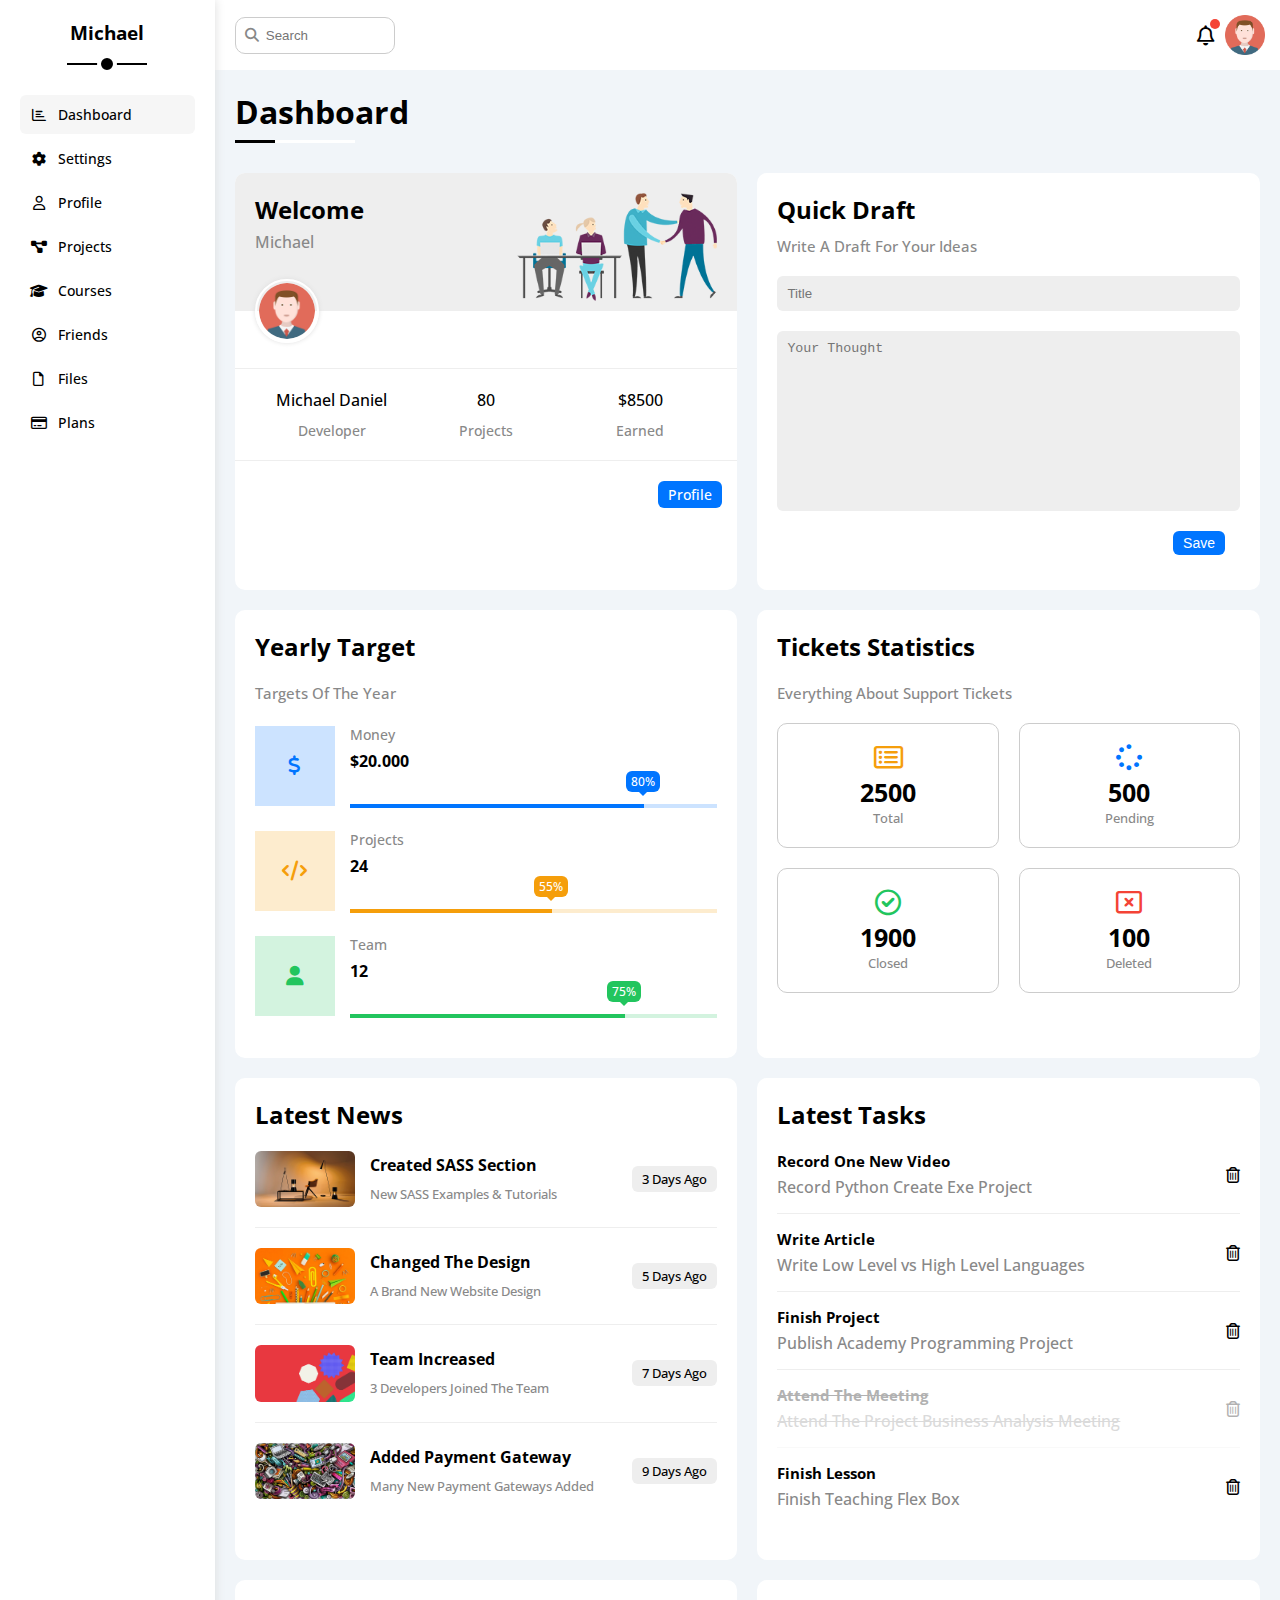
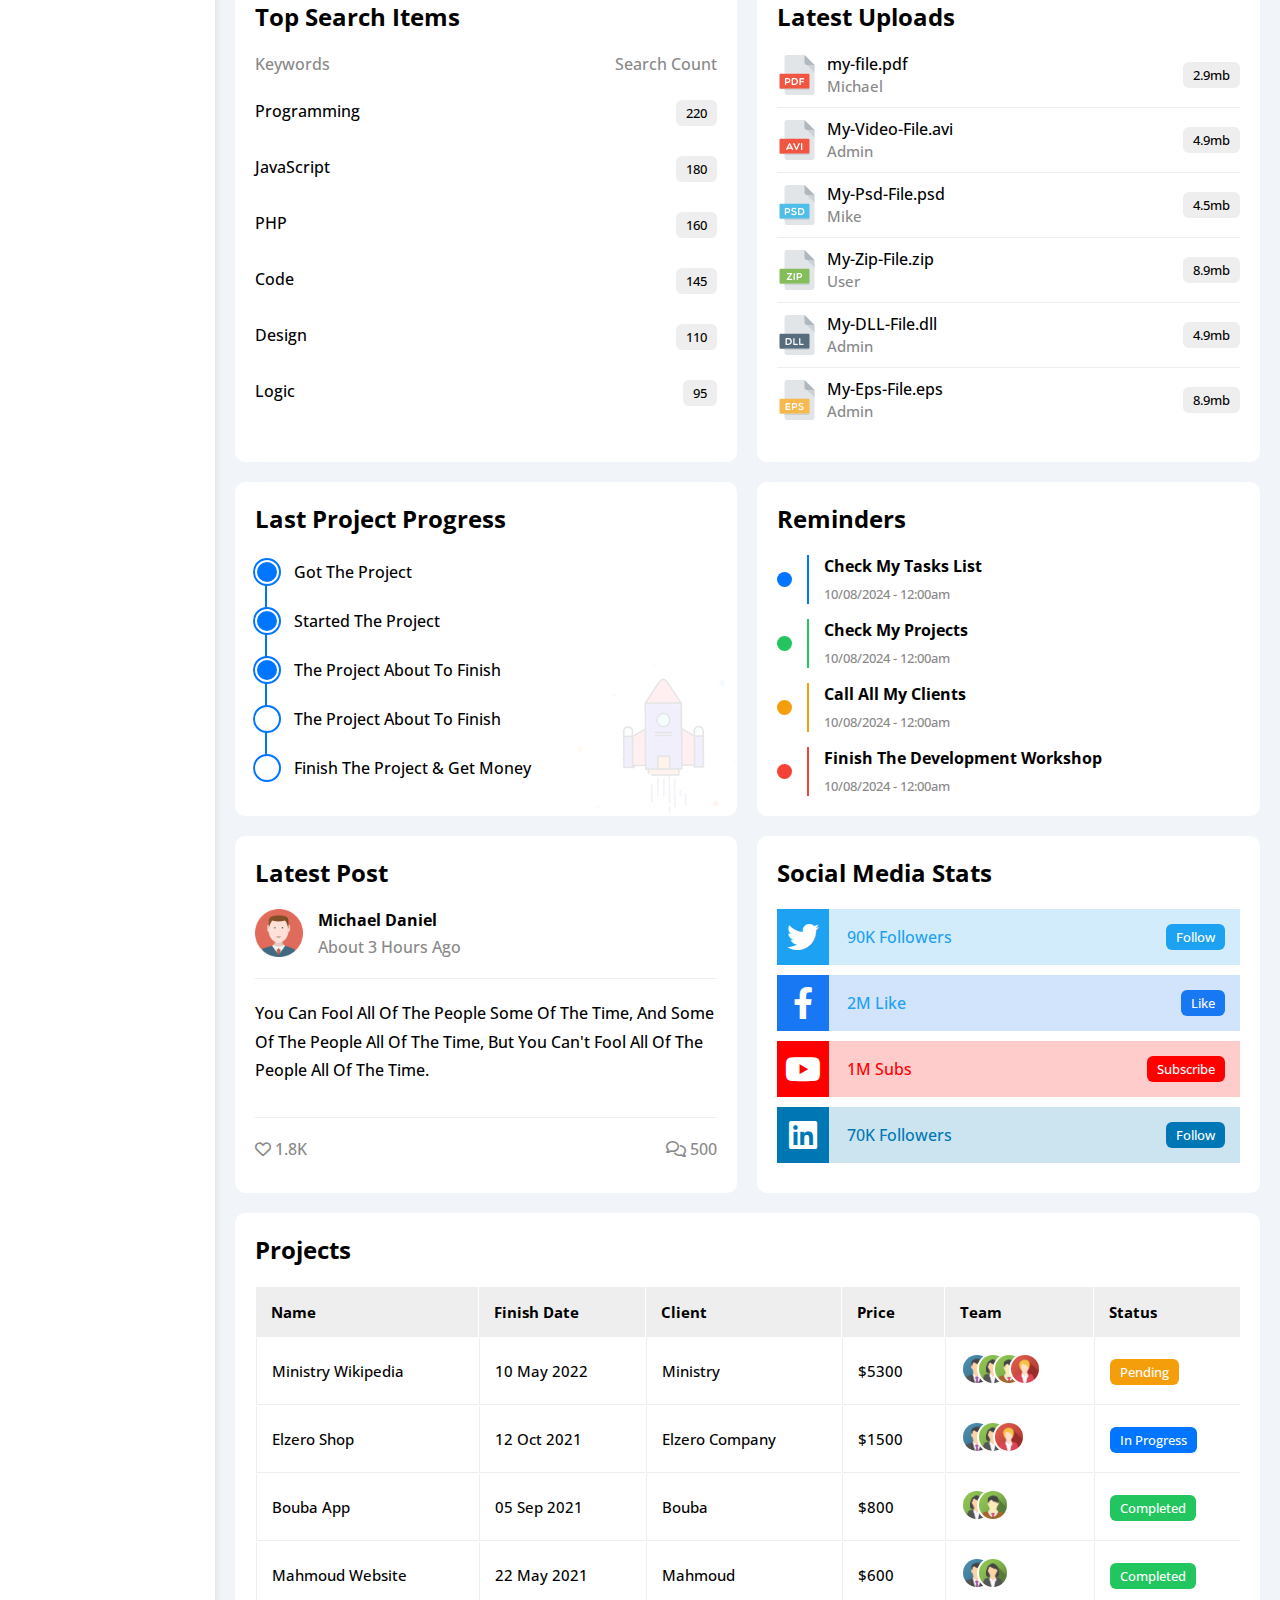
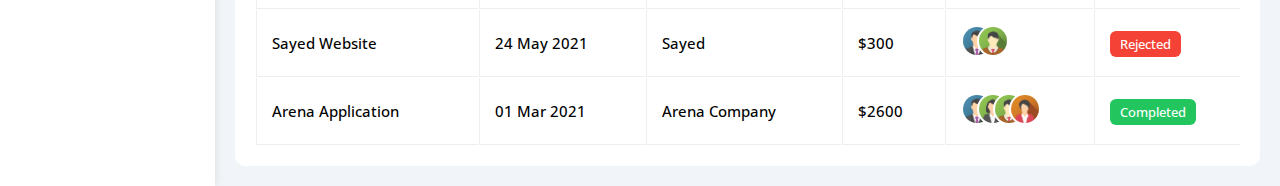
<file: index.html>
<!DOCTYPE html>
<html lang="en">

<head>
    <meta charset="UTF-8">
    <meta name="viewport" content="width=device-width, initial-scale=1.0">
    <title>Dashboard</title>
    <!-- Font Awesome -->
    <link rel="stylesheet" href="css/all.min.css">
    <link rel="stylesheet" href="css/framework.css">
    <link rel="stylesheet" href="css/master.css">
    <!-- Fonts -->
    <link rel="preconnect" href="https://fonts.googleapis.com">
    <link rel="preconnect" href="https://fonts.gstatic.com" crossorigin>
    <link href="https://fonts.googleapis.com/css2?family=Open+Sans:ital,wght@0,300..800;1,300..800&display=swap"
        rel="stylesheet">
</head>

<body>
    <div class="page d-flex">
        <div class="sidebar bg-white p-20 p-relative">
            <h3 class="p-relative txt-c mt-0">Michael</h3>
            <ul>
                <li>
                    <a class="active d-flex align-center fs-14 c-black rad-6 p-10" href="index.html">
                        <i class="fa-regular fa-chart-bar fa-fw"></i>
                        <span class=".hide-mobile">Dashboard</span>
                    </a>
                </li>
                <li>
                    <a class="d-flex align-center fs-14 c-black rad-6 p-10" href="settings.html">
                        <i class="fa-solid fa-gear fa-fw"></i>
                        <span>Settings</span>
                    </a>
                </li>
                <li>
                    <a class="d-flex align-center fs-14 c-black rad-6 p-10" href="profile.html">
                        <i class="fa-regular fa-user fa-fw"></i>
                        <span>Profile</span>
                    </a>
                </li>
                <li>
                    <a class="d-flex align-center fs-14 c-black rad-6 p-10" href="projects.html">
                        <i class="fa-solid fa-diagram-project fa-fw"></i>
                        <span>Projects</span>
                    </a>
                </li>
                <li>
                    <a class="d-flex align-center fs-14 c-black rad-6 p-10" href="courses.html">
                        <i class="fa-solid fa-graduation-cap fa-fw"></i>
                        <span>Courses</span>
                    </a>
                </li>
                <li>
                    <a class="d-flex align-center fs-14 c-black rad-6 p-10" href="friends.html">
                        <i class="fa-regular fa-circle-user fa-fw"></i>
                        <span>Friends</span>
                    </a>
                </li>
                <li>
                    <a class="d-flex align-center fs-14 c-black rad-6 p-10" href="files.html">
                        <i class="fa-regular fa-file fa-fw"></i>
                        <span>Files</span>
                    </a>
                </li>
                <li>
                    <a class="d-flex align-center fs-14 c-black rad-6 p-10" href="plans.html">
                        <i class="fa-regular fa-credit-card fa-fw"></i>
                        <span class="fs-14">Plans</span>
                    </a>
                </li>
            </ul>
        </div>
        <div class="content w-full">
            <!-- Start Header -->
            <header class="bg-white p-15 between-flex">
                <div class="search p-relative">
                    <input class="p-10 rad-6" type="search" placeholder="Search">
                </div>
                <div class="icons d-flex align-center">
                    <span class="notification p-relative">
                        <i class="fa-regular fa-bell fa-lg"></i>
                    </span>
                    <img src="images/avatar.png" alt="">
                </div>
            </header>
            <!-- End Header -->
            <h1 class="p-relative">Dashboard</h1>
            <div class="wrapper d-grid gap-20">
                <!-- Start Welcome Widget -->
                <div class="welcome bg-white rad-10 txt-c-mobile block-mobile p-relative">
                    <div class="intro p-20 d-flex space-between bg-eee">
                        <div>
                            <h2 class="m-0">Welcome</h2>
                            <span class="d-block c-gray mt-5">Michael</span>
                        </div>
                        <img src="images/welcome.png" alt="" class="hide-mobile">
                    </div>
                    <img src="images/avatar.png" alt="" class="avatar">
                    <div class="body txt-c d-flex p-20 mt-20 mb-20 block-mobile">
                        <div>Michael Daniel <span class="d-block c-gray fs-14 mt-10">Developer</span></div>
                        <div>80 <span class="d-block c-gray fs-14 mt-10">Projects</span></div>
                        <div>$8500 <span class="d-block c-gray fs-14 mt-10">Earned</span></div>
                    </div>
                    <a href="profile.html" class="visit d-block fs-14 bg-blue c-white w-fit btn-shape">Profile</a>
                </div>
                <!-- End Welcome Widget -->
                <!-- Start Quick Draft Widget -->
                <div class="quick-draft p-20 bg-white rad-10">
                    <h2 class="mt-0 mb-10 txt-c-mobile">Quick Draft</h2>
                    <span class="d-block c-gray fs-15 mt-0 mb-20 txt-c-mobile">Write A Draft For Your Ideas</span>
                    <form action="" class="">
                        <input type="text" placeholder="Title" class="d-block w-full b-none bg-eee rad-6 p-10 mb-20">
                        <textarea name="" id="" placeholder="Your Thought"
                            class="d-block mb-20 w-full b-none bg-eee rad-6 p-10"></textarea>
                    </form>
                    <!-- <a href="#" class="save d-block fs-14 btn-shape bg-blue c-white w-fit">Save</a> -->
                    <input type="submit" value="Save" class="save d-block bg-blue fs-14 c-white btn-shape b-none w-fit">
                </div>
                <!-- End Quick Draft Widget -->
                <!-- Start Target Widget -->
                <div class="targets p-20 bg-white rad-10">
                    <h2 class="mt-0 mb-20 txt-c-mobile">Yearly Target</h2>
                    <span class="d-block mt-0 mb-20 c-gray fs-15 txt-c-mobile">Targets Of The Year</span>
                    <div class="target-row blue mb-20 center-flex">
                        <div class="icon center-flex">
                            <i class="fa-solid fa-dollar-sign fa-lg c-blue"></i>
                        </div>
                        <div class="details">
                            <span class="c-gray fs-14">Money</span>
                            <span class="d-block mt-5 fw-bold">$20.000</span>
                            <div class="progress p-relative">
                                <span class="bg-blue blue" style="width: 80%;">
                                    <span class="bg-blue c-white rad-6">80%</span>
                                </span>
                            </div>
                        </div>
                    </div>
                    <div class="target-row orange mb-20 center-flex">
                        <div class="icon center-flex">
                            <i class="fa-solid fa-code fa-lg c-orange"></i>
                        </div>
                        <div class="details">
                            <span class="c-gray fs-14">Projects</span>
                            <span class="d-block mt-5 fw-bold">24</span>
                            <div class="progress p-relative">
                                <span class="bg-orange orange" style="width: 55%;">
                                    <span class="bg-orange c-white rad-6">55%</span>
                                </span>
                            </div>
                        </div>
                    </div>
                    <div class="target-row green mb-20 center-flex">
                        <div class="icon center-flex">
                            <i class="fa-solid fa-user fa-lg c-green"></i>
                        </div>
                        <div class="details">
                            <span class="c-gray fs-14">Team</span>
                            <span class="d-block mt-5 fw-bold">12</span>
                            <div class="progress p-relative">
                                <span class="bg-green green" style="width: 75%;">
                                    <span class="bg-green c-white rad-6">75%</span>
                                </span>
                            </div>
                        </div>
                    </div>
                </div>
                <!-- End Target Widget -->
                <!-- Start Statistics Widget -->
                <div class="tickets p-20 bg-white rad-10">
                    <h2 class="mt-0 mb-20 txt-c-mobile">Tickets Statistics</h2>
                    <span class="d-block mt-0 mb-20 c-gray fs-15 txt-c-mobile">Everything About Support Tickets</span>
                    <div class="boxs d-grid gap-20 txt-c f-wrap">
                        <div class="box p-20 rad-10 fs-13 c-gray">
                            <i class="fa-regular fa-rectangle-list fa-2x mb-5 c-orange"></i>
                            <h4 class="m-0 c-black fs-25">2500</h4>
                            <span>Total</span>
                        </div>
                        <div class="box p-20 rad-10 fs-13 c-gray">
                            <i class="fa-solid fa-spinner fa-2x mb-5 c-blue"></i>
                            <h4 class="m-0 c-black fs-25">500</h4>
                            <span>Pending</span>
                        </div>
                        <div class="box p-20 rad-10 fs-13 c-gray">
                            <i class="fa-regular fa-circle-check fa-2x mb-5 c-green"></i>
                            <h4 class="m-0 c-black fs-25">1900</h4>
                            <span>Closed</span>
                        </div>
                        <div class="box p-20 rad-10 fs-13 c-gray">
                            <i class="fa-regular fa-rectangle-xmark fa-2x mb-5 c-red"></i>
                            <h4 class="m-0 c-black fs-25">100</h4>
                            <span>Deleted</span>
                        </div>
                    </div>
                </div>
                <!-- End Statistics Widget -->
                <!-- Start News Widget -->
                <div class="news p-20 bg-white rad-10 txt-c-mobile">
                    <h2 class="mt-0 mb-20">Latest News</h2>
                    <div class="news-row d-flex align-center">
                        <img class="rad-6 mr-15" src="images/news-01.png" alt="">
                        <div class="info">
                            <h3>Created SASS Section</h3>
                            <span class="c-gray m-0 fs-13">New SASS Examples & Tutorials</span>
                        </div>
                        <div class="label bg-eee btn-shape fs-13">3 Days Ago</div>
                    </div>
                    <div class="news-row d-flex align-center">
                        <img class="rad-6 mr-15" src="images/news-02.png" alt="">
                        <div class="info">
                            <h3>Changed The Design</h3>
                            <span class="c-gray m-0 fs-13">A Brand New Website Design</span>
                        </div>
                        <div class="label bg-eee btn-shape fs-13">5 Days Ago</div>
                    </div>
                    <div class="news-row d-flex align-center">
                        <img class="rad-6 mr-15" src="images/news-03.png" alt="">
                        <div class="info">
                            <h3>Team Increased</h3>
                            <span class="c-gray m-0 fs-13">3 Developers Joined The Team</span>
                        </div>
                        <div class="label bg-eee btn-shape fs-13">7 Days Ago</div>
                    </div>
                    <div class="news-row d-flex align-center">
                        <img class="rad-6 mr-15" src="images/news-04.png" alt="">
                        <div class="info">
                            <h3>Added Payment Gateway</h3>
                            <span class="c-gray m-0 fs-13">Many New Payment Gateways Added</span>
                        </div>
                        <div class="label bg-eee btn-shape fs-13">9 Days Ago</div>
                    </div>
                </div>
                <!-- End News Widget -->
                <!-- Start Tasks Widget -->
                <div class="tasks p-20 bg-white rad-10">
                    <h2 class="mt-0 mb-20 txt-c-mobile">Latest Tasks</h2>
                    <div class="task between-flex mb-15 pb-15">
                        <div class="info">
                            <h3 class="mt-0 mb-5 fs-15">Record One New Video</h3>
                            <span class="m-0 c-gray">Record Python Create Exe Project</span>
                        </div>
                        <i class="fa-regular fa-trash-can delete"></i>
                    </div>
                    <div class="task between-flex mb-15 pb-15">
                        <div class="info">
                            <h3 class="mt-0 mb-5 fs-15">Write Article</h3>
                            <span class="m-0 c-gray">Write Low Level vs High Level Languages</span>
                        </div>
                        <i class="fa-regular fa-trash-can delete"></i>
                    </div>
                    <div class="task between-flex mb-15 pb-15">
                        <div class="info">
                            <h3 class="mt-0 mb-5 fs-15">Finish Project</h3>
                            <span class="m-0 c-gray">Publish Academy Programming Project</span>
                        </div>
                        <i class="fa-regular fa-trash-can delete"></i>
                    </div>
                    <div class="task between-flex mb-15 pb-15 done">
                        <div class="info">
                            <h3 class="mt-0 mb-5 fs-15">Attend The Meeting</h3>
                            <span class="m-0 c-gray">Attend The Project Business Analysis Meeting</span>
                        </div>
                        <i class="fa-regular fa-trash-can delete"></i>
                    </div>
                    <div class="task between-flex mb-15 pb-15">
                        <div class="info">
                            <h3 class="mt-0 mb-5 fs-15">Finish Lesson</h3>
                            <span class="m-0 c-gray">Finish Teaching Flex Box</span>
                        </div>
                        <i class="fa-regular fa-trash-can delete"></i>
                    </div>
                </div>
                <!-- End Tasks Widget -->
                <!-- Start Top Search Widget -->
                <div class="top-search p-20 bg-white rad-10">
                    <h2 class="mt-0 mb-20 txt-c-mobile">Top Search Items</h2>
                    <div class="items-head d-flex space-between c-gray mb-10">
                        <span>Keywords</span>
                        <span>Search Count</span>
                    </div>
                    <div class="items d-flex space-between pt-15 pb-15">
                        <span>Programming</span>
                        <span class="bg-eee btn-shape fs-13">220</span>
                    </div>
                    <div class="items d-flex space-between pt-15 pb-15">
                        <span>JavaScript</span>
                        <span class="bg-eee btn-shape fs-13">180</span>
                    </div>
                    <div class="items d-flex space-between pt-15 pb-15">
                        <span>PHP</span>
                        <span class="bg-eee btn-shape fs-13">160</span>
                    </div>
                    <div class="items d-flex space-between pt-15 pb-15">
                        <span>Code</span>
                        <span class="bg-eee btn-shape fs-13">145</span>
                    </div>
                    <div class="items d-flex space-between pt-15 pb-15">
                        <span>Design</span>
                        <span class="bg-eee btn-shape fs-13">110</span>
                    </div>
                    <div class="items d-flex space-between pt-15 pb-15">
                        <span>Logic</span>
                        <span class="bg-eee btn-shape fs-13">95</span>
                    </div>
                </div>
                <!-- End Top Search Widget -->
                <!-- Start Latest Uploads Widget -->
                <div class="uploads p-20 bg-white rad-10">
                    <h2 class="mt-0 mb-20 txt-c-mobile">Latest Uploads</h2>
                    <ul class="m-0">
                        <li class="between-flex pb-10 mb-10">
                            <div class="d-flex align-center">
                                <img class="mr-10" src="images/pdf.svg" alt="">
                                <div>
                                    <span class="d-block">my-file.pdf</span>
                                    <span class="c-gray fs-15">Michael</span>
                                </div>
                            </div>
                            <div class="bg-eee btn-shape fs-13">2.9mb</div>
                        </li>
                        <li class="between-flex pb-10 mb-10">
                            <div class="d-flex align-center">
                                <img class="mr-10" src="images/avi.svg" alt="">
                                <div>
                                    <span class="d-block">My-Video-File.avi</span>
                                    <span class="c-gray fs-15">Admin</span>
                                </div>
                            </div>
                            <div class="bg-eee btn-shape fs-13">4.9mb</div>
                        </li>
                        <li class="between-flex pb-10 mb-10">
                            <div class="d-flex align-center">
                                <img class="mr-10" src="images/psd.svg" alt="">
                                <div>
                                    <span class="d-block">My-Psd-File.psd</span>
                                    <span class="c-gray fs-15">Mike</span>
                                </div>
                            </div>
                            <div class="bg-eee btn-shape fs-13">4.5mb</div>
                        </li>
                        <li class="between-flex pb-10 mb-10">
                            <div class="d-flex align-center">
                                <img class="mr-10" src="images/zip.svg" alt="">
                                <div>
                                    <span class="d-block">My-Zip-File.zip</span>
                                    <span class="c-gray fs-15">User</span>
                                </div>
                            </div>
                            <div class="bg-eee btn-shape fs-13">8.9mb</div>
                        </li>
                        <li class="between-flex pb-10 mb-10">
                            <div class="d-flex align-center">
                                <img class="mr-10" src="images/dll.svg" alt="">
                                <div>
                                    <span class="d-block">My-DLL-File.dll</span>
                                    <span class="c-gray fs-15">Admin</span>
                                </div>
                            </div>
                            <div class="bg-eee btn-shape fs-13">4.9mb</div>
                        </li>
                        <li class="between-flex pb-10 mb-10">
                            <div class="d-flex align-center">
                                <img class="mr-10" src="images/eps.svg" alt="">
                                <div>
                                    <span class="d-block">My-Eps-File.eps</span>
                                    <span class="c-gray fs-15">Admin</span>
                                </div>
                            </div>
                            <div class="bg-eee btn-shape fs-13">8.9mb</div>
                        </li>
                    </ul>
                </div>
                <!-- End Latest Uploads Widget -->
                <!-- Start Last Project Progress Widget -->
                <div class="project-progress p-20 bg-white rad-10 p-relative">
                    <h2 class="mt-0 mb-20 txt-c-mobile">Last Project Progress</h2>
                    <ul class="m-0 p-relative">
                        <li class="mt-25 d-flex align-center done">Got The Project</li>
                        <li class="mt-25 d-flex align-center done">Started The Project</li>
                        <li class="mt-25 d-flex align-center done">The Project About To Finish</li>
                        <li class="mt-25 d-flex align-center current">The Project About To Finish</li>
                        <li class="mt-25 d-flex align-center ">Finish The Project & Get Money</li>
                    </ul>
                    <img class="launch-icon hide-mobile" src="images/project.png" alt="">
                </div>
                <!-- End Last Project Progress Widget -->
                <!-- Start Reminders Widget -->
                <div class="reminders p-20 bg-white rad-10 p-relative">
                    <h2 class="mt-0 mb-25 txt-c-mobile">Reminders</h2>
                    <ul class="m-0">
                        <li class="d-flex align-center mt-15">
                            <span class="key bg-blue mr-15 d-block rad-half"></span>
                            <div class="blue pl-15">
                                <h4 class="m-0 mb-5">Check My Tasks List</h4>
                                <span class="c-gray fs-13">10/08/2024 - 12:00am</span>
                            </div>
                        </li>
                        <li class="d-flex align-center mt-15">
                            <span class="key bg-green mr-15 d-block rad-half"></span>
                            <div class="green pl-15">
                                <h4 class="m-0 mb-5">Check My Projects</h4>
                                <span class="c-gray fs-13">10/08/2024 - 12:00am</span>
                            </div>
                        </li>
                        <li class="d-flex align-center mt-15">
                            <span class="key bg-orange mr-15 d-block rad-half"></span>
                            <div class="orange pl-15">
                                <h4 class="m-0 mb-5">Call All My Clients</h4>
                                <span class="c-gray fs-13">10/08/2024 - 12:00am</span>
                            </div>
                        </li>
                        <li class="d-flex align-center mt-15">
                            <span class="key bg-red mr-15 d-block rad-half"></span>
                            <div class="red pl-15">
                                <h4 class="m-0 mb-5">Finish The Development Workshop</h4>
                                <span class="c-gray fs-13">10/08/2024 - 12:00am</span>
                            </div>
                        </li>
                    </ul>
                </div>
                <!-- End Reminders Widget -->
                <!-- Start Latest Post Widget -->
                <div class="latest-post p-20 bg-white rad-10">
                    <h2 class="mt-0 mb-25 txt-c-mobile">Latest Post</h2>
                    <div class="top d-flex align-center">
                        <img class="avatar mr-15" src="images/avatar.png" alt="">
                        <div class="info">
                            <h4 class="m-0 mb-5">Michael Daniel</h4>
                            <span class="c-gray">About 3 Hours Ago</span>
                        </div>
                    </div>
                    <div class="post-content pt-20 pb-20 mt-20 mb-20">
                        You can fool all of the people some of the time, and some of the people all of the time, but you
                        can't fool all of the
                        people all of the time.
                    </div>
                    <div class="post-stats between-flex c-gray">
                        <div>
                            <i class="fa-regular fa-heart"></i>
                            <span>1.8K</span>
                        </div>
                        <div>
                            <i class="fa-regular fa-comments"></i>
                            <span>500</span>
                        </div>
                    </div>
                </div>
                <!-- End Latest Post Widget -->
                <!-- Start Social Widget -->
                <div class="social-stats p-20 bg-white rad-10 p-relative">
                    <h2 class="mt-0 mb-25">Social Media Stats</h2>
                    <div class="box twitter p-15 mb-10 between-flex p-relative">
                        <i class="fa-brands fa-twitter fa-2x c-white center-flex h-full"></i>
                        <span>90K Followers</span>
                        <a class="btn-shape fs-13 c-white" href="#">Follow</a>
                    </div>
                    <div class="box facebook p-15 mb-10 between-flex p-relative">
                        <i class="fa-brands fa-facebook-f fa-2x c-white h-full center-flex"></i>
                        <span>2M Like</span>
                        <a class="btn-shape fs-13 c-white" href="#">Like</a>
                    </div>
                    <div class="box youtube p-15 mb-10 between-flex p-relative">
                        <i class="fa-brands fa-youtube fa-2x c-white h-full center-flex"></i>
                        <span>1M Subs</span>
                        <a class="btn-shape fs-13 c-white" href="#">Subscribe</a>
                    </div>
                    <div class="box linkedin p-15 mb-10 between-flex p-relative">
                        <i class="fa-brands fa-linkedin fa-2x c-white h-full center-flex"></i>
                        <span>70K Followers</span>
                        <a class="btn-shape fs-13 c-white" href="#">Follow</a>
                    </div>
                </div>
                <!-- End Social Widget -->
            </div>
            <!-- Start Projects Table -->
            <div class="projects p-20 bg-white rad-10 m-20">
                <h2 class="mt-0 mb-25">Projects</h2>
                <div class="responsive-table">
                    <table class="fs-15 w-full">
                        <thead>
                            <tr>
                                <td>Name</td>
                                <td>Finish Date</td>
                                <td>Client</td>
                                <td>Price</td>
                                <td>Team</td>
                                <td>Status</td>
                            </tr>
                        </thead>
                        <tbody>
                            <tr>
                                <td>Ministry Wikipedia</td>
                                <td>10 May 2022</td>
                                <td>Ministry</td>
                                <td>$5300</td>
                                <td>
                                    <img src="images/team-01.png" alt="">
                                    <img src="images/team-02.png" alt="">
                                    <img src="images/team-03.png" alt="">
                                    <img src="images/team-05.png" alt="">
                                </td>
                                <td>
                                    <span class="label btn-shape bg-orange c-white">Pending</span>
                                </td>
                            </tr>
                            <tr>
                                <td>Elzero Shop</td>
                                <td>12 Oct 2021</td>
                                <td>Elzero Company</td>
                                <td>$1500</td>
                                <td>
                                    <img src="images/team-01.png" alt="">
                                    <img src="images/team-02.png" alt="">
                                    <img src="images/team-05.png" alt="">
                                </td>
                                <td><span class="label btn-shape bg-blue c-white">In Progress</span></td>
                            </tr>
                            <tr>
                                <td>Bouba App</td>
                                <td>05 Sep 2021</td>
                                <td>Bouba</td>
                                <td>$800</td>
                                <td>
                                    <img src="images/team-02.png" alt="">
                                    <img src="images/team-03.png" alt="">
                                </td>
                                <td><span class="label btn-shape bg-green c-white">Completed</span></td>
                            </tr>
                            <tr>
                                <td>Mahmoud Website</td>
                                <td>22 May 2021</td>
                                <td>Mahmoud</td>
                                <td>$600</td>
                                <td>
                                    <img src="images/team-01.png" alt="">
                                    <img src="images/team-02.png" alt="">
                                </td>
                                <td><span class="label btn-shape bg-green c-white">Completed</span></td>
                            </tr>
                            <tr>
                                <td>Sayed Website</td>
                                <td>24 May 2021</td>
                                <td>Sayed</td>
                                <td>$300</td>
                                <td>
                                    <img src="images/team-01.png" alt="">
                                    <img src="images/team-03.png" alt="">
                                </td>
                                <td><span class="label btn-shape bg-red c-white">Rejected</span></td>
                            </tr>
                            <tr>
                                <td>Arena Application</td>
                                <td>01 Mar 2021</td>
                                <td>Arena Company</td>
                                <td>$2600</td>
                                <td>
                                    <img src="images/team-01.png" alt="">
                                    <img src="images/team-02.png" alt="">
                                    <img src="images/team-03.png" alt="">
                                    <img src="images/team-04.png" alt="">
                                </td>
                                <td><span class="label btn-shape bg-green c-white">Completed</span></td>
                            </tr>
                        </tbody>
                    </table>
                </div>
            </div>
            <!-- End Projects Table -->
        </div>
    </div>
</body>

</html>
</file>
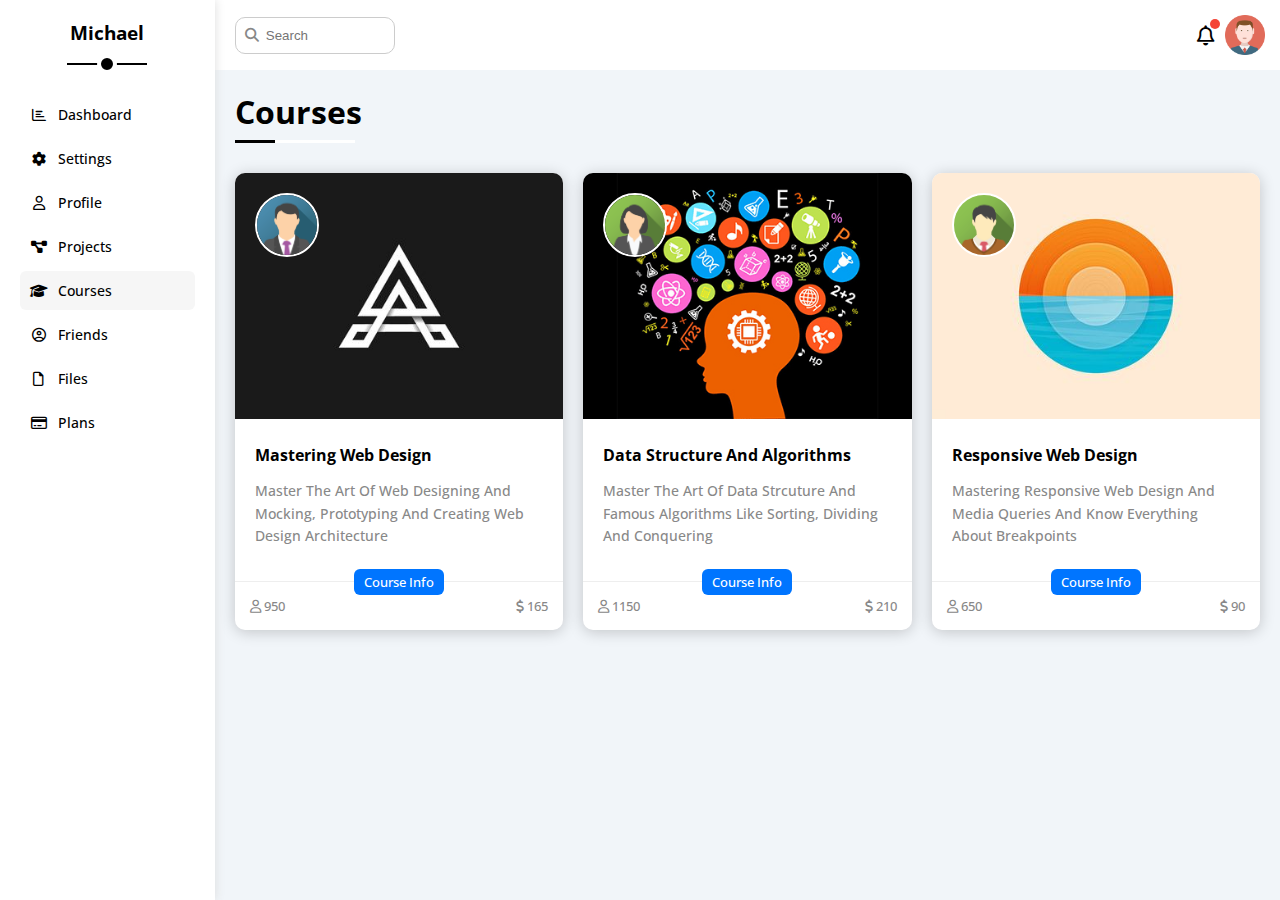
<file: courses.html>
<!DOCTYPE html>
<html lang="en">

<head>
    <meta charset="UTF-8">
    <meta name="viewport" content="width=device-width, initial-scale=1.0">
    <title>Courses</title>
    <!-- Font Awesome -->
    <link rel="stylesheet" href="css/all.min.css">
    <link rel="stylesheet" href="css/framework.css">
    <link rel="stylesheet" href="css/master.css">
    <!-- Fonts -->
    <link rel="preconnect" href="https://fonts.googleapis.com">
    <link rel="preconnect" href="https://fonts.gstatic.com" crossorigin>
    <link href="https://fonts.googleapis.com/css2?family=Open+Sans:ital,wght@0,300..800;1,300..800&display=swap"
        rel="stylesheet">
</head>

<body>
    <div class="page d-flex">
        <div class="sidebar bg-white p-20 p-relative">
            <h3 class="p-relative txt-c mt-0">Michael</h3>
            <ul>
                <li>
                    <a class="d-flex align-center fs-14 c-black rad-6 p-10" href="index.html">
                        <i class="fa-regular fa-chart-bar fa-fw"></i>
                        <span class=".hide-mobile">Dashboard</span>
                    </a>
                </li>
                <li>
                    <a class="d-flex align-center fs-14 c-black rad-6 p-10" href="settings.html">
                        <i class="fa-solid fa-gear fa-fw"></i>
                        <span>Settings</span>
                    </a>
                </li>
                <li>
                    <a class="d-flex align-center fs-14 c-black rad-6 p-10" href="profile.html">
                        <i class="fa-regular fa-user fa-fw"></i>
                        <span>Profile</span>
                    </a>
                </li>
                <li>
                    <a class="d-flex align-center fs-14 c-black rad-6 p-10" href="projects.html">
                        <i class="fa-solid fa-diagram-project fa-fw"></i>
                        <span>Projects</span>
                    </a>
                </li>
                <li>
                    <a class="active d-flex align-center fs-14 c-black rad-6 p-10" href="courses.html">
                        <i class="fa-solid fa-graduation-cap fa-fw"></i>
                        <span>Courses</span>
                    </a>
                </li>
                <li>
                    <a class="d-flex align-center fs-14 c-black rad-6 p-10" href="friends.html">
                        <i class="fa-regular fa-circle-user fa-fw"></i>
                        <span>Friends</span>
                    </a>
                </li>
                <li>
                    <a class="d-flex align-center fs-14 c-black rad-6 p-10" href="files.html">
                        <i class="fa-regular fa-file fa-fw"></i>
                        <span>Files</span>
                    </a>
                </li>
                <li>
                    <a class="d-flex align-center fs-14 c-black rad-6 p-10" href="plans.html">
                        <i class="fa-regular fa-credit-card fa-fw"></i>
                        <span class="fs-14">Plans</span>
                    </a>
                </li>
            </ul>
        </div>
        <div class="content w-full">
            <!-- Start Header -->
            <header class="bg-white p-15 between-flex">
                <div class="search p-relative">
                    <input class="p-10 rad-6" type="search" placeholder="Search">
                </div>
                <div class="icons d-flex align-center">
                    <span class="notification p-relative">
                        <i class="fa-regular fa-bell fa-lg"></i>
                    </span>
                    <img src="images/avatar.png" alt="">
                </div>
            </header>
            <!-- End Header -->
            <h1 class="p-relative">Courses</h1>
            <div class="courses-page m-20 d-grid gap-20">
                <div class="course bg-white rad-10 p-relative">
                    <img src="images/course-01.jpg" alt="" class="cover">
                    <img src="images/team-01.png" alt="" class="instructor rad-half">
                    <div class="content p-20">
                        <h4 class="m-0">Mastering Web Design</h4>
                        <p class="description c-gray fs-14">Master The Art Of Web Designing And Mocking, Prototyping And
                            Creating Web Design Architecture
                        </p>
                    </div>
                    <div class="info between-flex p-relative fs-13 p-15">
                        <span class="title btn-shape bg-blue c-white">Course Info</span>
                        <span class="c-gray">
                            <i class="fa-regular fa-user"></i>
                            950
                        </span>
                        <span class="c-gray">
                            <i class="fa-solid fa-dollar-sign"></i>
                            165
                        </span>
                    </div>
                </div>
                <div class="course bg-white rad-10 p-relative">
                    <img src="images/course-02.jpg" alt="" class="cover">
                    <img src="images/team-02.png" alt="" class="instructor rad-half">
                    <div class="content p-20">
                        <h4 class="m-0">Data Structure And Algorithms</h4>
                        <p class="description c-gray fs-14">Master The Art Of Data Strcuture And Famous Algorithms Like
                            Sorting, Dividing And Conquering</p>
                    </div>
                    <div class="info between-flex p-relative fs-13 p-15">
                        <span class="title btn-shape bg-blue c-white">Course Info</span>
                        <span class="c-gray">
                            <i class="fa-regular fa-user"></i>
                            1150
                        </span>
                        <span class="c-gray">
                            <i class="fa-solid fa-dollar-sign"></i>
                            210
                        </span>
                    </div>
                </div>
                <div class="course bg-white rad-10 p-relative">
                    <img src="images/course-03.jpg" alt="" class="cover">
                    <img src="images/team-03.png" alt="" class="instructor rad-half">
                    <div class="content p-20">
                        <h4 class="m-0">Responsive Web Design</h4>
                        <p class="description c-gray fs-14">Mastering Responsive Web Design And Media Queries And Know
                            Everything About Breakpoints</p>
                    </div>
                    <div class="info between-flex p-relative fs-13 p-15">
                        <span class="title btn-shape bg-blue c-white">Course Info</span>
                        <span class="c-gray">
                            <i class="fa-regular fa-user"></i>
                            650
                        </span>
                        <span class="c-gray">
                            <i class="fa-solid fa-dollar-sign"></i>
                            90
                        </span>
                    </div>
                </div>
            </div>
        </div>
    </div>
</body>

</html>
</file>
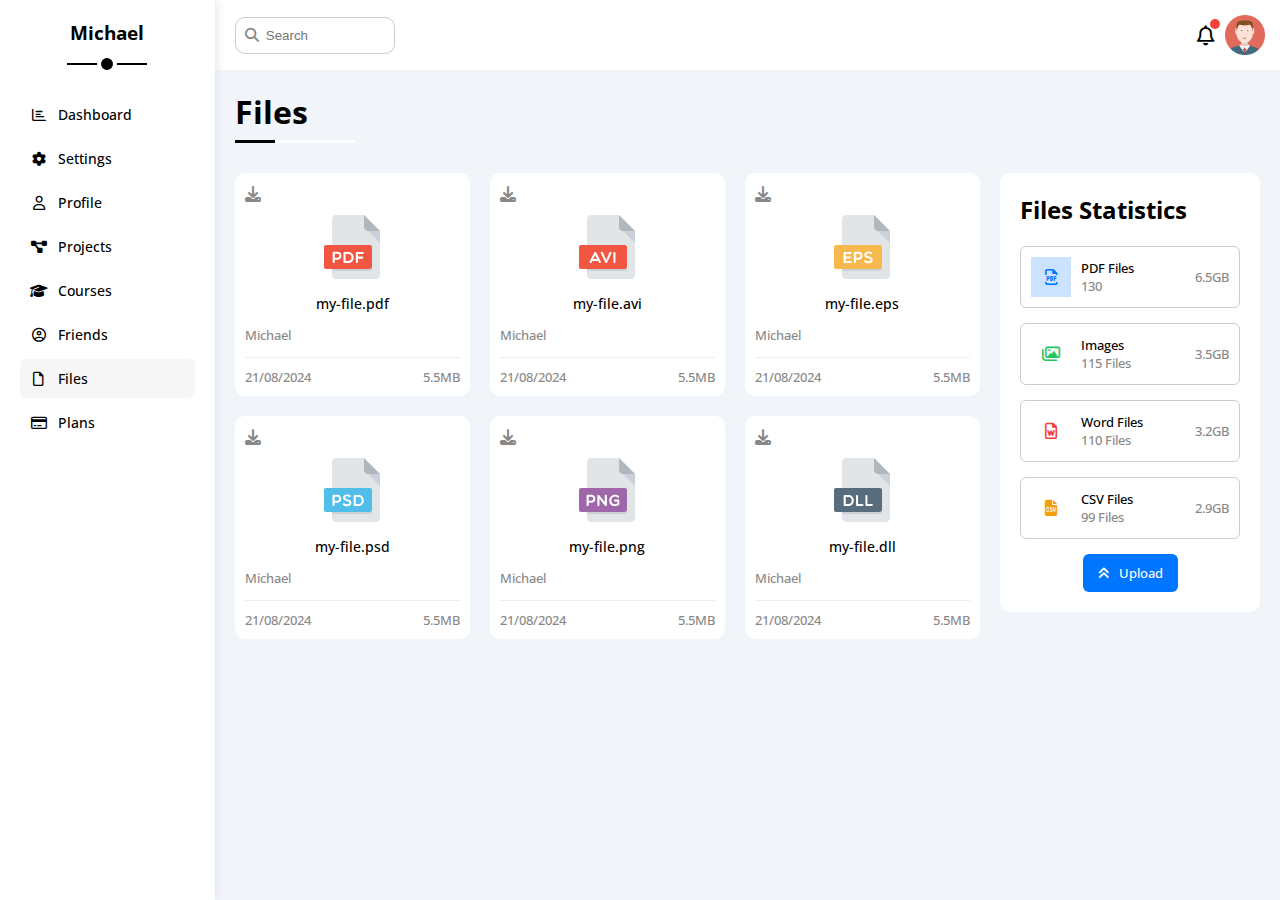
<file: files.html>
<!DOCTYPE html>
<html lang="en">

<head>
    <meta charset="UTF-8">
    <meta name="viewport" content="width=device-width, initial-scale=1.0">
    <title>Files</title>
    <!-- Font Awesome -->
    <link rel="stylesheet" href="css/all.min.css">
    <link rel="stylesheet" href="css/framework.css">
    <link rel="stylesheet" href="css/master.css">
    <!-- Fonts -->
    <link rel="preconnect" href="https://fonts.googleapis.com">
    <link rel="preconnect" href="https://fonts.gstatic.com" crossorigin>
    <link href="https://fonts.googleapis.com/css2?family=Open+Sans:ital,wght@0,300..800;1,300..800&display=swap"
        rel="stylesheet">
</head>

<body>
    <div class="page d-flex">
        <div class="sidebar bg-white p-20 p-relative">
            <h3 class="p-relative txt-c mt-0">Michael</h3>
            <ul>
                <li>
                    <a class="d-flex align-center fs-14 c-black rad-6 p-10" href="index.html">
                        <i class="fa-regular fa-chart-bar fa-fw"></i>
                        <span class=".hide-mobile">Dashboard</span>
                    </a>
                </li>
                <li>
                    <a class="d-flex align-center fs-14 c-black rad-6 p-10" href="settings.html">
                        <i class="fa-solid fa-gear fa-fw"></i>
                        <span>Settings</span>
                    </a>
                </li>
                <li>
                    <a class="d-flex align-center fs-14 c-black rad-6 p-10" href="profile.html">
                        <i class="fa-regular fa-user fa-fw"></i>
                        <span>Profile</span>
                    </a>
                </li>
                <li>
                    <a class="d-flex align-center fs-14 c-black rad-6 p-10" href="projects.html">
                        <i class="fa-solid fa-diagram-project fa-fw"></i>
                        <span>Projects</span>
                    </a>
                </li>
                <li>
                    <a class="d-flex align-center fs-14 c-black rad-6 p-10" href="courses.html">
                        <i class="fa-solid fa-graduation-cap fa-fw"></i>
                        <span>Courses</span>
                    </a>
                </li>
                <li>
                    <a class="d-flex align-center fs-14 c-black rad-6 p-10" href="friends.html">
                        <i class="fa-regular fa-circle-user fa-fw"></i>
                        <span>Friends</span>
                    </a>
                </li>
                <li>
                    <a class="active d-flex align-center fs-14 c-black rad-6 p-10" href="files.html">
                        <i class="fa-regular fa-file fa-fw"></i>
                        <span>Files</span>
                    </a>
                </li>
                <li>
                    <a class="d-flex align-center fs-14 c-black rad-6 p-10" href="plans.html">
                        <i class="fa-regular fa-credit-card fa-fw"></i>
                        <span class="fs-14">Plans</span>
                    </a>
                </li>
            </ul>
        </div>
        <div class="content w-full">
            <!-- Start Header -->
            <header class="bg-white p-15 between-flex">
                <div class="search p-relative">
                    <input class="p-10 rad-6" type="search" placeholder="Search">
                </div>
                <div class="icons d-flex align-center">
                    <span class="notification p-relative">
                        <i class="fa-regular fa-bell fa-lg"></i>
                    </span>
                    <img src="images/avatar.png" alt="">
                </div>
            </header>
            <!-- End Header -->
            <h1 class="p-relative">Files</h1>
            <div class="files-page m-20 d-flex gap-20">
                <div class="files-stat bg-white rad-10 p-20">
                    <h2 class="mt-0 mb-20 txt-c-mobile">Files Statistics</h2>
                    <div class="box d-flex align-center b-ccc rad-6 p-10 mb-15 fs-13">
                        <i class="fa-regular fa-file-pdf fa-lg blue mr-10 center-flex c-blue"></i>
                        <div class="info">
                            <span>PDF Files</span>
                            <span class="c-gray d-block">130</span>
                        </div>
                        <div class="size c-gray">6.5GB</div>
                    </div>
                    <div class="box d-flex align-center b-ccc rad-6 p-10 mb-15 fs-13">
                        <i class="fa-regular fa-images fa-lg green mr-10 center-flex c-green"></i>
                        <div class="info">
                            <span>Images</span>
                            <span class="c-gray d-block">115 Files</span>
                        </div>
                        <div class="size c-gray">3.5GB</div>
                    </div>
                    <div class="box d-flex align-center b-ccc rad-6 p-10 mb-15 fs-13">
                        <i class="fa-regular fa-file-word fa-lg red mr-10 center-flex c-red"></i>
                        <div class="info">
                            <span>Word Files</span>
                            <span class="c-gray d-block">110 Files</span>
                        </div>
                        <div class="size c-gray">3.2GB</div>
                    </div>
                    <div class="box d-flex align-center b-ccc rad-6 p-10 mb-15 fs-13">
                        <i class="fa-solid fa-file-csv fa-lg orange mr-10 center-flex c-orange"></i>
                        <div class="info">
                            <span>CSV Files</span>
                            <span class="c-gray d-block">99 Files</span>
                        </div>
                        <div class="size c-gray">2.9GB</div>
                    </div>
                    <a href="#" class="upload bg-blue c-white rad-6 fs-13 center-flex w-fit">
                        <i class="fa-solid fa-angles-up mr-10"></i>
                        Upload</a>
                </div>
                <div class="files-content d-grid gap-20">
                    <div class="file bg-white rad-10 p-10">
                        <i class="fa-solid fa-download c-gray"></i>
                        <div class="txt-c">
                            <img src="images/pdf.svg" alt="" class="wh-64 mt-10 mb-10">
                            <div class="mb-10 fs-14">my-file.pdf</div>
                        </div>
                        <p class="c-gray fs-13">Michael</p>
                        <div class="info mt-10 pt-10 c-gray fs-13 between-flex">
                            <span>21/08/2024</span>
                            <span>5.5MB</span>
                        </div>
                    </div>
                    <div class="file bg-white rad-10 p-10">
                        <i class="fa-solid fa-download c-gray"></i>
                        <div class="txt-c">
                            <img src="images/avi.svg" alt="" class="wh-64 mt-10 mb-10">
                            <div class="mb-10 fs-14">my-file.avi</div>
                        </div>
                        <p class="c-gray fs-13">Michael</p>
                        <div class="info mt-10 pt-10 c-gray fs-13 between-flex">
                            <span>21/08/2024</span>
                            <span>5.5MB</span>
                        </div>
                    </div>
                    <div class="file bg-white rad-10 p-10">
                        <i class="fa-solid fa-download c-gray"></i>
                        <div class="txt-c">
                            <img src="images/eps.svg" alt="" class="wh-64 mt-10 mb-10">
                            <div class="mb-10 fs-14">my-file.eps</div>
                        </div>
                        <p class="c-gray fs-13">Michael</p>
                        <div class="info mt-10 pt-10 c-gray fs-13 between-flex">
                            <span>21/08/2024</span>
                            <span>5.5MB</span>
                        </div>
                    </div>
                    <div class="file bg-white rad-10 p-10">
                        <i class="fa-solid fa-download c-gray"></i>
                        <div class="txt-c">
                            <img src="images/psd.svg" alt="" class="wh-64 mt-10 mb-10">
                            <div class="mb-10 fs-14">my-file.psd</div>
                        </div>
                        <p class="c-gray fs-13">Michael</p>
                        <div class="info mt-10 pt-10 c-gray fs-13 between-flex">
                            <span>21/08/2024</span>
                            <span>5.5MB</span>
                        </div>
                    </div>
                    <div class="file bg-white rad-10 p-10">
                        <i class="fa-solid fa-download c-gray"></i>
                        <div class="txt-c">
                            <img src="images/png.svg" alt="" class="wh-64 mt-10 mb-10">
                            <div class="mb-10 fs-14">my-file.png</div>
                        </div>
                        <p class="c-gray fs-13">Michael</p>
                        <div class="info mt-10 pt-10 c-gray fs-13 between-flex">
                            <span>21/08/2024</span>
                            <span>5.5MB</span>
                        </div>
                    </div>
                    <div class="file bg-white rad-10 p-10">
                        <i class="fa-solid fa-download c-gray"></i>
                        <div class="txt-c">
                            <img src="images/dll.svg" alt="" class="wh-64 mt-10 mb-10">
                            <div class="mb-10 fs-14">my-file.dll</div>
                        </div>
                        <p class="c-gray fs-13">Michael</p>
                        <div class="info mt-10 pt-10 c-gray fs-13 between-flex">
                            <span>21/08/2024</span>
                            <span>5.5MB</span>
                        </div>
                    </div>
                </div>
            </div>
        </div>
    </div>
</body>

</html>
</file>
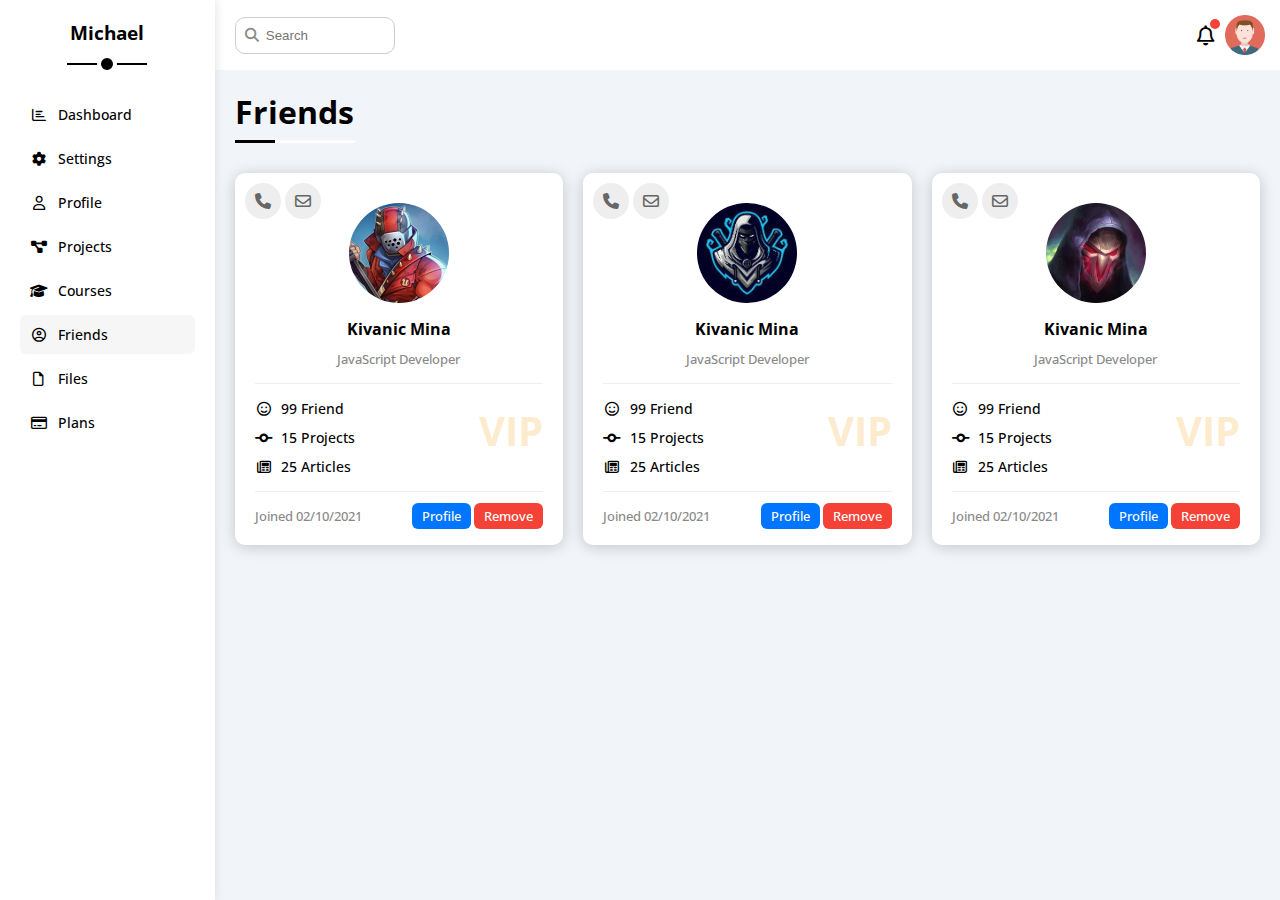
<file: friends.html>
<!DOCTYPE html>
<html lang="en">

<head>
    <meta charset="UTF-8">
    <meta name="viewport" content="width=device-width, initial-scale=1.0">
    <title>Friends</title>
    <!-- Font Awesome -->
    <link rel="stylesheet" href="css/all.min.css">
    <link rel="stylesheet" href="css/framework.css">
    <link rel="stylesheet" href="css/master.css">
    <!-- Fonts -->
    <link rel="preconnect" href="https://fonts.googleapis.com">
    <link rel="preconnect" href="https://fonts.gstatic.com" crossorigin>
    <link href="https://fonts.googleapis.com/css2?family=Open+Sans:ital,wght@0,300..800;1,300..800&display=swap"
        rel="stylesheet">
</head>

<body>
    <div class="page d-flex">
        <div class="sidebar bg-white p-20 p-relative">
            <h3 class="p-relative txt-c mt-0">Michael</h3>
            <ul>
                <li>
                    <a class="d-flex align-center fs-14 c-black rad-6 p-10" href="index.html">
                        <i class="fa-regular fa-chart-bar fa-fw"></i>
                        <span class=".hide-mobile">Dashboard</span>
                    </a>
                </li>
                <li>
                    <a class="d-flex align-center fs-14 c-black rad-6 p-10" href="settings.html">
                        <i class="fa-solid fa-gear fa-fw"></i>
                        <span>Settings</span>
                    </a>
                </li>
                <li>
                    <a class="d-flex align-center fs-14 c-black rad-6 p-10" href="profile.html">
                        <i class="fa-regular fa-user fa-fw"></i>
                        <span>Profile</span>
                    </a>
                </li>
                <li>
                    <a class="d-flex align-center fs-14 c-black rad-6 p-10" href="projects.html">
                        <i class="fa-solid fa-diagram-project fa-fw"></i>
                        <span>Projects</span>
                    </a>
                </li>
                <li>
                    <a class="d-flex align-center fs-14 c-black rad-6 p-10" href="courses.html">
                        <i class="fa-solid fa-graduation-cap fa-fw"></i>
                        <span>Courses</span>
                    </a>
                </li>
                <li>
                    <a class="active d-flex align-center fs-14 c-black rad-6 p-10" href="friends.html">
                        <i class="fa-regular fa-circle-user fa-fw"></i>
                        <span>Friends</span>
                    </a>
                </li>
                <li>
                    <a class="d-flex align-center fs-14 c-black rad-6 p-10" href="files.html">
                        <i class="fa-regular fa-file fa-fw"></i>
                        <span>Files</span>
                    </a>
                </li>
                <li>
                    <a class="d-flex align-center fs-14 c-black rad-6 p-10" href="plans.html">
                        <i class="fa-regular fa-credit-card fa-fw"></i>
                        <span class="fs-14">Plans</span>
                    </a>
                </li>
            </ul>
        </div>
        <div class="content w-full">
            <!-- Start Header -->
            <header class="bg-white p-15 between-flex">
                <div class="search p-relative">
                    <input class="p-10 rad-6" type="search" placeholder="Search">
                </div>
                <div class="icons d-flex align-center">
                    <span class="notification p-relative">
                        <i class="fa-regular fa-bell fa-lg"></i>
                    </span>
                    <img src="images/avatar.png" alt="">
                </div>
            </header>
            <!-- End Header -->
            <h1 class="p-relative">Friends</h1>
            <div class="friends-page m-20 d-grid gap-20">
                <div class="friend bg-white rad-10 p-relative p-20">
                    <div class="contact">
                        <i class="fa-solid fa-phone"></i>
                        <i class="fa-regular fa-envelope"></i>
                    </div>
                    <div class="pro-info txt-c">
                        <img src="images/friend-01.jpg" alt="" class="w-100 h-100 rad-half mt-10 mb-10">
                        <h4 class="m-0">Kivanic Mina</h4>
                        <p class="c-gray fs-13 mt-10 mb-0">JavaScript Developer</p>
                    </div>
                    <ul class="icons fs-14 mt-15 pt-15 p-relative">
                        <li>
                            <i class="fa-regular fa-face-smile fa-fw"></i>
                            <span>99 Friend</span>
                        </li>
                        <li>
                            <i class="fa-solid fa-code-commit fa-fw"></i>
                            <span>15 Projects</span>
                        </li>
                        <li>
                            <i class="fa-regular fa-newspaper fa-fw"></i>
                            <span>25 Articles</span>
                        </li>
                        <span class="vip fw-bold c-orange">VIP</span>
                    </ul>
                    <div class="info between-flex mt-15 pt-15 fs-13">
                        <span class="c-gray">Joined 02/10/2021</span>
                        <div>
                            <a href="#" class="btn-shape bg-blue c-white">Profile</a>
                            <a href="#" class="btn-shape bg-red c-white">Remove</a>
                        </div>
                    </div>
                </div>
                <div class="friend bg-white rad-10 p-relative p-20">
                    <div class="contact">
                        <i class="fa-solid fa-phone"></i>
                        <i class="fa-regular fa-envelope"></i>
                    </div>
                    <div class="pro-info txt-c">
                        <img src="images/friend-02.jpg" alt="" class="w-100 h-100 rad-half mt-10 mb-10">
                        <h4 class="m-0">Kivanic Mina</h4>
                        <p class="c-gray fs-13 mt-10 mb-0">JavaScript Developer</p>
                    </div>
                    <ul class="icons fs-14 mt-15 pt-15 p-relative">
                        <li>
                            <i class="fa-regular fa-face-smile fa-fw"></i>
                            <span>99 Friend</span>
                        </li>
                        <li>
                            <i class="fa-solid fa-code-commit fa-fw"></i>
                            <span>15 Projects</span>
                        </li>
                        <li>
                            <i class="fa-regular fa-newspaper fa-fw"></i>
                            <span>25 Articles</span>
                        </li>
                        <span class="vip fw-bold c-orange">VIP</span>
                    </ul>
                    <div class="info between-flex mt-15 pt-15 fs-13">
                        <span class="c-gray">Joined 02/10/2021</span>
                        <div>
                            <a href="#" class="btn-shape bg-blue c-white">Profile</a>
                            <a href="#" class="btn-shape bg-red c-white">Remove</a>
                        </div>
                    </div>
                </div>
                <div class="friend bg-white rad-10 p-relative p-20">
                    <div class="contact">
                        <i class="fa-solid fa-phone"></i>
                        <i class="fa-regular fa-envelope"></i>
                    </div>
                    <div class="pro-info txt-c">
                        <img src="images/friend-03.jpg" alt="" class="w-100 h-100 rad-half mt-10 mb-10">
                        <h4 class="m-0">Kivanic Mina</h4>
                        <p class="c-gray fs-13 mt-10 mb-0">JavaScript Developer</p>
                    </div>
                    <ul class="icons fs-14 mt-15 pt-15 p-relative">
                        <li>
                            <i class="fa-regular fa-face-smile fa-fw"></i>
                            <span>99 Friend</span>
                        </li>
                        <li>
                            <i class="fa-solid fa-code-commit fa-fw"></i>
                            <span>15 Projects</span>
                        </li>
                        <li>
                            <i class="fa-regular fa-newspaper fa-fw"></i>
                            <span>25 Articles</span>
                        </li>
                        <span class="vip fw-bold c-orange">VIP</span>
                    </ul>
                    <div class="info between-flex mt-15 pt-15 fs-13">
                        <span class="c-gray">Joined 02/10/2021</span>
                        <div>
                            <a href="#" class="btn-shape bg-blue c-white">Profile</a>
                            <a href="#" class="btn-shape bg-red c-white">Remove</a>
                        </div>
                    </div>
                </div>
            </div>
        </div>
    </div>
</body>

</html>
</file>
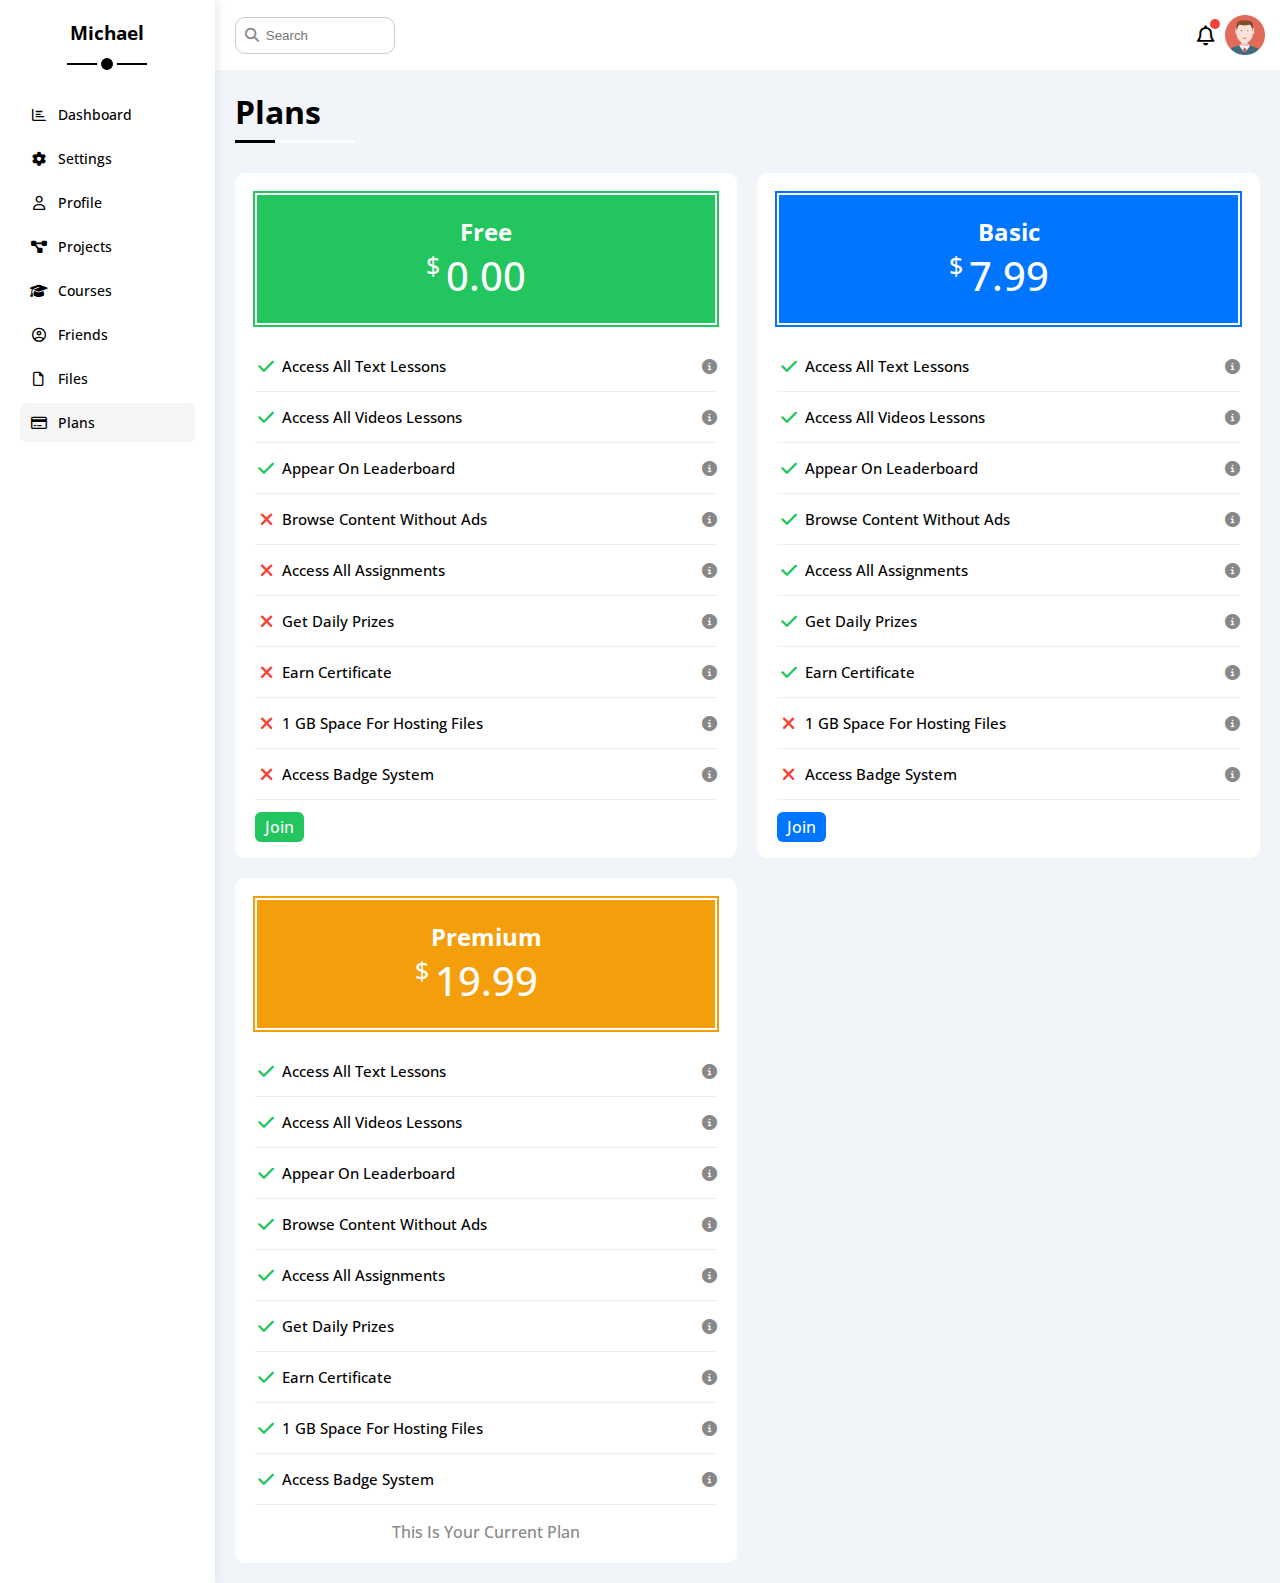
<file: plans.html>
<!DOCTYPE html>
<html lang="en">

<head>
    <meta charset="UTF-8">
    <meta name="viewport" content="width=device-width, initial-scale=1.0">
    <title>Plans</title>
    <!-- Font Awesome -->
    <link rel="stylesheet" href="css/all.min.css">
    <link rel="stylesheet" href="css/framework.css">
    <link rel="stylesheet" href="css/master.css">
    <!-- Fonts -->
    <link rel="preconnect" href="https://fonts.googleapis.com">
    <link rel="preconnect" href="https://fonts.gstatic.com" crossorigin>
    <link href="https://fonts.googleapis.com/css2?family=Open+Sans:ital,wght@0,300..800;1,300..800&display=swap"
        rel="stylesheet">
</head>

<body>
    <div class="page d-flex">
        <div class="sidebar bg-white p-20 p-relative">
            <h3 class="p-relative txt-c mt-0">Michael</h3>
            <ul>
                <li>
                    <a class="d-flex align-center fs-14 c-black rad-6 p-10" href="index.html">
                        <i class="fa-regular fa-chart-bar fa-fw"></i>
                        <span class=".hide-mobile">Dashboard</span>
                    </a>
                </li>
                <li>
                    <a class="d-flex align-center fs-14 c-black rad-6 p-10" href="settings.html">
                        <i class="fa-solid fa-gear fa-fw"></i>
                        <span>Settings</span>
                    </a>
                </li>
                <li>
                    <a class="d-flex align-center fs-14 c-black rad-6 p-10" href="profile.html">
                        <i class="fa-regular fa-user fa-fw"></i>
                        <span>Profile</span>
                    </a>
                </li>
                <li>
                    <a class="d-flex align-center fs-14 c-black rad-6 p-10" href="projects.html">
                        <i class="fa-solid fa-diagram-project fa-fw"></i>
                        <span>Projects</span>
                    </a>
                </li>
                <li>
                    <a class="d-flex align-center fs-14 c-black rad-6 p-10" href="courses.html">
                        <i class="fa-solid fa-graduation-cap fa-fw"></i>
                        <span>Courses</span>
                    </a>
                </li>
                <li>
                    <a class="d-flex align-center fs-14 c-black rad-6 p-10" href="friends.html">
                        <i class="fa-regular fa-circle-user fa-fw"></i>
                        <span>Friends</span>
                    </a>
                </li>
                <li>
                    <a class="d-flex align-center fs-14 c-black rad-6 p-10" href="files.html">
                        <i class="fa-regular fa-file fa-fw"></i>
                        <span>Files</span>
                    </a>
                </li>
                <li>
                    <a class="active d-flex align-center fs-14 c-black rad-6 p-10" href="plans.html">
                        <i class="fa-regular fa-credit-card fa-fw"></i>
                        <span class="fs-14">Plans</span>
                    </a>
                </li>
            </ul>
        </div>
        <div class="content w-full">
            <!-- Start Header -->
            <header class="bg-white p-15 between-flex">
                <div class="search p-relative">
                    <input class="p-10 rad-6" type="search" placeholder="Search">
                </div>
                <div class="icons d-flex align-center">
                    <span class="notification p-relative">
                        <i class="fa-regular fa-bell fa-lg"></i>
                    </span>
                    <img src="images/avatar.png" alt="">
                </div>
            </header>
            <!-- End Header -->
            <h1 class="p-relative">Plans</h1>
            <div class="plans-page m-20 d-grid gap-20">
                <div class="plan green bg-white rad-10 p-20">
                    <div class="top bg-green c-white txt-c p-20">
                        <h2 class="m-0">Free</h2>
                        <div class="price w-fit p-relative">
                            <span class="p-absolute">$</span>
                            0.00
                        </div>
                    </div>
                    <ul>
                        <li class="d-flex align-center fs-15">
                            <i class="fa-solid fa-check fa-fw c-green"></i>
                            <span>Access All Text Lessons</span>
                            <i class="fa-solid fa-circle-info c-gray help"></i>
                        </li>
                        <li class="d-flex align-center fs-15">
                            <i class="fa-solid fa-check fa-fw c-green"></i>
                            <span>Access All Videos Lessons</span>
                            <i class="fa-solid fa-circle-info c-gray help"></i>
                        </li>
                        <li class="d-flex align-center fs-15">
                            <i class="fa-solid fa-check fa-fw c-green"></i>
                            <span>Appear On Leaderboard</span>
                            <i class="fa-solid fa-circle-info c-gray help"></i>
                        </li>
                        <li class="d-flex align-center fs-15">
                            <i class="fa-solid fa-xmark fa-fw c-red"></i>
                            <span>Browse Content Without Ads</span>
                            <i class="fa-solid fa-circle-info c-gray help"></i>
                        </li>
                        <li class="d-flex align-center fs-15">
                            <i class="fa-solid fa-xmark fa-fw c-red"></i>
                            <span>Access All Assignments</span>
                            <i class="fa-solid fa-circle-info c-gray help"></i>
                        </li>
                        <li class="d-flex align-center fs-15">
                            <i class="fa-solid fa-xmark fa-fw c-red"></i>
                            <span>Get Daily Prizes</span>
                            <i class="fa-solid fa-circle-info c-gray help"></i>
                        </li>
                        <li class="d-flex align-center fs-15">
                            <i class="fa-solid fa-xmark fa-fw c-red"></i>
                            <span>Earn Certificate</span>
                            <i class="fa-solid fa-circle-info c-gray help"></i>
                        </li>
                        <li class="d-flex align-center fs-15">
                            <i class="fa-solid fa-xmark fa-fw c-red"></i>
                            <span>1 GB Space For Hosting Files</span>
                            <i class="fa-solid fa-circle-info c-gray help"></i>
                        </li>
                        <li class="d-flex align-center fs-15">
                            <i class="fa-solid fa-xmark fa-fw c-red"></i>
                            <span>Access Badge System</span>
                            <i class="fa-solid fa-circle-info c-gray help"></i>
                        </li>
                    </ul>
                    <a href="#" class="btn-shape bg-green c-white">Join</a>
                </div>
                <div class="plan blue bg-white rad-10 p-20">
                    <div class="top bg-blue c-white txt-c p-20">
                        <h2 class="m-0">Basic</h2>
                        <div class="price w-fit p-relative">
                            <span class="p-absolute">$</span>
                            7.99
                        </div>
                    </div>
                    <ul>
                        <li class="d-flex align-center fs-15">
                            <i class="fa-solid fa-check fa-fw c-green"></i>
                            <span>Access All Text Lessons</span>
                            <i class="fa-solid fa-circle-info c-gray help"></i>
                        </li>
                        <li class="d-flex align-center fs-15">
                            <i class="fa-solid fa-check fa-fw c-green"></i>
                            <span>Access All Videos Lessons</span>
                            <i class="fa-solid fa-circle-info c-gray help"></i>
                        </li>
                        <li class="d-flex align-center fs-15">
                            <i class="fa-solid fa-check fa-fw c-green"></i>
                            <span>Appear On Leaderboard</span>
                            <i class="fa-solid fa-circle-info c-gray help"></i>
                        </li>
                        <li class="d-flex align-center fs-15">
                            <i class="fa-solid fa-check fa-fw c-green"></i>
                            <span>Browse Content Without Ads</span>
                            <i class="fa-solid fa-circle-info c-gray help"></i>
                        </li>
                        <li class="d-flex align-center fs-15">
                            <i class="fa-solid fa-check fa-fw c-green"></i>
                            <span>Access All Assignments</span>
                            <i class="fa-solid fa-circle-info c-gray help"></i>
                        </li>
                        <li class="d-flex align-center fs-15">
                            <i class="fa-solid fa-check fa-fw c-green"></i>
                            <span>Get Daily Prizes</span>
                            <i class="fa-solid fa-circle-info c-gray help"></i>
                        </li>
                        <li class="d-flex align-center fs-15">
                            <i class="fa-solid fa-check fa-fw c-green"></i>
                            <span>Earn Certificate</span>
                            <i class="fa-solid fa-circle-info c-gray help"></i>
                        </li>
                        <li class="d-flex align-center fs-15">
                            <i class="fa-solid fa-xmark fa-fw c-red"></i>
                            <span>1 GB Space For Hosting Files</span>
                            <i class="fa-solid fa-circle-info c-gray help"></i>
                        </li>
                        <li class="d-flex align-center fs-15">
                            <i class="fa-solid fa-xmark fa-fw c-red"></i>
                            <span>Access Badge System</span>
                            <i class="fa-solid fa-circle-info c-gray help"></i>
                        </li>
                    </ul>
                    <a href="#" class="btn-shape bg-blue c-white">Join</a>
                </div>
                <div class="plan orange bg-white rad-10 p-20">
                    <div class="top bg-orange c-white txt-c p-20">
                        <h2 class="m-0">Premium</h2>
                        <div class="price w-fit p-relative">
                            <span class="p-absolute">$</span>
                            19.99
                        </div>
                    </div>
                    <ul>
                        <li class="d-flex align-center fs-15">
                            <i class="fa-solid fa-check fa-fw c-green"></i>
                            <span>Access All Text Lessons</span>
                            <i class="fa-solid fa-circle-info c-gray help"></i>
                        </li>
                        <li class="d-flex align-center fs-15">
                            <i class="fa-solid fa-check fa-fw c-green"></i>
                            <span>Access All Videos Lessons</span>
                            <i class="fa-solid fa-circle-info c-gray help"></i>
                        </li>
                        <li class="d-flex align-center fs-15">
                            <i class="fa-solid fa-check fa-fw c-green"></i>
                            <span>Appear On Leaderboard</span>
                            <i class="fa-solid fa-circle-info c-gray help"></i>
                        </li>
                        <li class="d-flex align-center fs-15">
                            <i class="fa-solid fa-check fa-fw c-green"></i>
                            <span>Browse Content Without Ads</span>
                            <i class="fa-solid fa-circle-info c-gray help"></i>
                        </li>
                        <li class="d-flex align-center fs-15">
                            <i class="fa-solid fa-check fa-fw c-green"></i>
                            <span>Access All Assignments</span>
                            <i class="fa-solid fa-circle-info c-gray help"></i>
                        </li>
                        <li class="d-flex align-center fs-15">
                            <i class="fa-solid fa-check fa-fw c-green"></i>
                            <span>Get Daily Prizes</span>
                            <i class="fa-solid fa-circle-info c-gray help"></i>
                        </li>
                        <li class="d-flex align-center fs-15">
                            <i class="fa-solid fa-check fa-fw c-green"></i>
                            <span>Earn Certificate</span>
                            <i class="fa-solid fa-circle-info c-gray help"></i>
                        </li>
                        <li class="d-flex align-center fs-15">
                            <i class="fa-solid fa-check fa-fw c-green"></i>
                            <span>1 GB Space For Hosting Files</span>
                            <i class="fa-solid fa-circle-info c-gray help"></i>
                        </li>
                        <li class="d-flex align-center fs-15">
                            <i class="fa-solid fa-check fa-fw c-green"></i>
                            <span>Access Badge System</span>
                            <i class="fa-solid fa-circle-info c-gray help"></i>
                        </li>
                    </ul>
                    <p class="c-gray m-0 txt-c">This Is Your Current Plan</p>
                </div>
            </div>
        </div>
    </div>
</body>

</html>
</file>
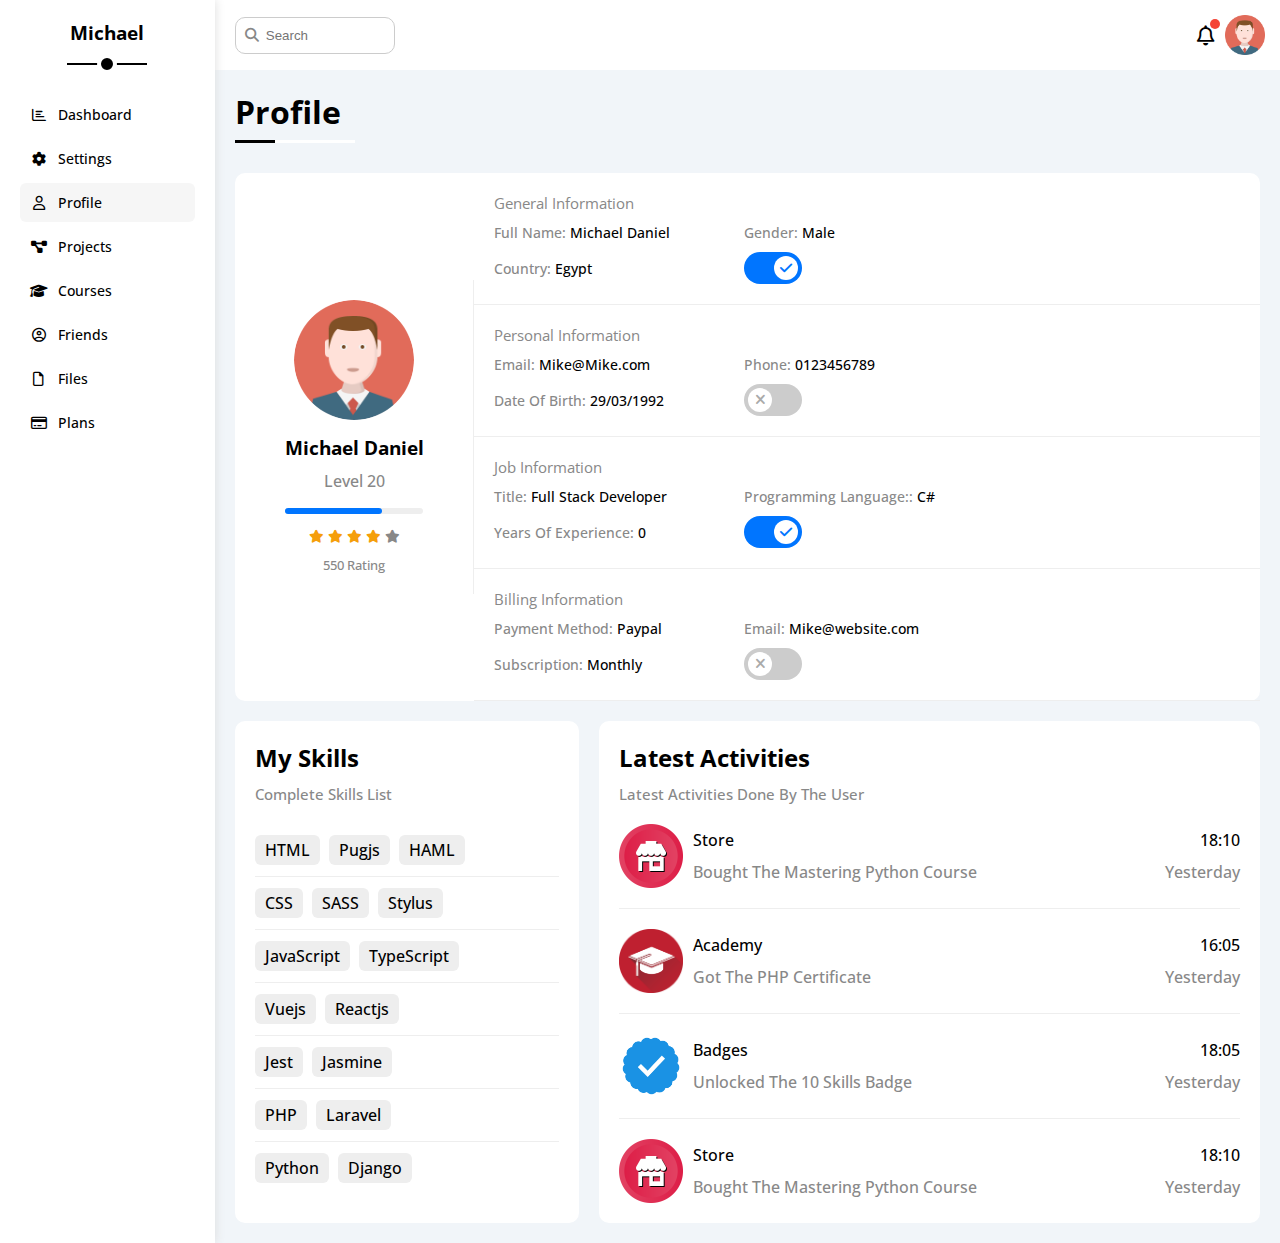
<file: profile.html>
<!DOCTYPE html>
<html lang="en">

<head>
    <meta charset="UTF-8">
    <meta name="viewport" content="width=device-width, initial-scale=1.0">
    <title>Profile</title>
    <!-- Font Awesome -->
    <link rel="stylesheet" href="css/all.min.css">
    <link rel="stylesheet" href="css/framework.css">
    <link rel="stylesheet" href="css/master.css">
    <!-- Fonts -->
    <link rel="preconnect" href="https://fonts.googleapis.com">
    <link rel="preconnect" href="https://fonts.gstatic.com" crossorigin>
    <link href="https://fonts.googleapis.com/css2?family=Open+Sans:ital,wght@0,300..800;1,300..800&display=swap"
        rel="stylesheet">
</head>

<body>
    <div class="page d-flex">
        <div class="sidebar bg-white p-20 p-relative">
            <h3 class="p-relative txt-c mt-0">Michael</h3>
            <ul>
                <li>
                    <a class="d-flex align-center fs-14 c-black rad-6 p-10" href="index.html">
                        <i class="fa-regular fa-chart-bar fa-fw"></i>
                        <span class=".hide-mobile">Dashboard</span>
                    </a>
                </li>
                <li>
                    <a class="d-flex align-center fs-14 c-black rad-6 p-10" href="settings.html">
                        <i class="fa-solid fa-gear fa-fw"></i>
                        <span>Settings</span>
                    </a>
                </li>
                <li>
                    <a class="active d-flex align-center fs-14 c-black rad-6 p-10" href="profile.html">
                        <i class="fa-regular fa-user fa-fw"></i>
                        <span>Profile</span>
                    </a>
                </li>
                <li>
                    <a class="d-flex align-center fs-14 c-black rad-6 p-10" href="projects.html">
                        <i class="fa-solid fa-diagram-project fa-fw"></i>
                        <span>Projects</span>
                    </a>
                </li>
                <li>
                    <a class="d-flex align-center fs-14 c-black rad-6 p-10" href="courses.html">
                        <i class="fa-solid fa-graduation-cap fa-fw"></i>
                        <span>Courses</span>
                    </a>
                </li>
                <li>
                    <a class="d-flex align-center fs-14 c-black rad-6 p-10" href="friends.html">
                        <i class="fa-regular fa-circle-user fa-fw"></i>
                        <span>Friends</span>
                    </a>
                </li>
                <li>
                    <a class="d-flex align-center fs-14 c-black rad-6 p-10" href="files.html">
                        <i class="fa-regular fa-file fa-fw"></i>
                        <span>Files</span>
                    </a>
                </li>
                <li>
                    <a class="d-flex align-center fs-14 c-black rad-6 p-10" href="plans.html">
                        <i class="fa-regular fa-credit-card fa-fw"></i>
                        <span class="fs-14">Plans</span>
                    </a>
                </li>
            </ul>
        </div>
        <div class="content w-full">
            <!-- Start Header -->
            <header class="bg-white p-15 between-flex">
                <div class="search p-relative">
                    <input class="p-10 rad-6" type="search" placeholder="Search">
                </div>
                <div class="icons d-flex align-center">
                    <span class="notification p-relative">
                        <i class="fa-regular fa-bell fa-lg"></i>
                    </span>
                    <img src="images/avatar.png" alt="">
                </div>
            </header>
            <!-- End Header -->
            <h1 class="p-relative">Profile</h1>
            <div class="profile-page m-20">
                <!-- Start Overview -->
                <div class="overview bg-white rad-10 d-flex align-center">
                    <div class="avatar-box p-20 txt-c">
                        <img class="rad-half mb-10" src="images/avatar.png" alt="">
                        <h3 class="m-0">Michael Daniel</h3>
                        <p class="c-gray mt-10">Level 20</p>
                        <div class="level rad-6 p-relative bg-eee">
                            <span style="width: 70%;"></span>
                        </div>
                        <div class="rating mt-10 mb-10">
                            <i class="fa-solid fa-star c-orange fs-13"></i>
                            <i class="fa-solid fa-star c-orange fs-13"></i>
                            <i class="fa-solid fa-star c-orange fs-13"></i>
                            <i class="fa-solid fa-star c-orange fs-13"></i>
                            <i class="fa-solid fa-star c-gray fs-13"></i>
                        </div>
                        <p class="c-gray m-0 fs-13">550 Rating</p>
                    </div>
                    <div class="info-box w-full txt-c-mobile">
                        <!-- Start Information Row -->
                        <div class="box p-20 d-flex align-center f-wrap">
                            <h4 class="c-gray fs-15 m-0 w-full">General Information</h4>
                            <div class="fs-14">
                                <span class="c-gray">Full Name: </span>
                                <span>Michael Daniel</span>
                            </div>
                            <div class="fs-14">
                                <span class="c-gray">Gender:</span>
                                <span>Male</span>
                            </div>
                            <div class="fs-14">
                                <span class="c-gray">Country:</span>
                                <span>Egypt</span>
                            </div>
                            <div class="fs-14">
                                <label>
                                    <input class="toggle-checkbox" type="checkbox" checked>
                                    <div class="toggle-switch">
                                    </div>
                                </label>
                            </div>
                        </div>
                        <!-- End Information Row -->
                        <!-- Start Information Row -->
                        <div class="box p-20 d-flex align-center f-wrap">
                            <h4 class="c-gray fs-15 m-0 w-full">Personal Information</h4>
                            <div class="fs-14">
                                <span class="c-gray">Email: </span>
                                <span>Mike@Mike.com</span>
                            </div>
                            <div class="fs-14">
                                <span class="c-gray">Phone:</span>
                                <span>0123456789</span>
                            </div>
                            <div class="fs-14">
                                <span class="c-gray">Date Of Birth:</span>
                                <span>29/03/1992</span>
                            </div>
                            <div class="fs-14">
                                <label>
                                    <input class="toggle-checkbox" type="checkbox">
                                    <div class="toggle-switch">
                                    </div>
                                </label>
                            </div>
                        </div>
                        <!-- End Information Row -->
                        <!-- Start Information Row -->
                        <div class="box p-20 d-flex align-center f-wrap">
                            <h4 class="c-gray fs-15 m-0 w-full">Job Information</h4>
                            <div class="fs-14">
                                <span class="c-gray">Title: </span>
                                <span>Full Stack Developer</span>
                            </div>
                            <div class="fs-14">
                                <span class="c-gray">Programming Language::</span>
                                <span>C#</span>
                            </div>
                            <div class="fs-14">
                                <span class="c-gray">Years Of Experience:</span>
                                <span>0</span>
                            </div>
                            <div class="fs-14">
                                <label>
                                    <input class="toggle-checkbox" type="checkbox" checked>
                                    <div class="toggle-switch">
                                    </div>
                                </label>
                            </div>
                        </div>
                        <!-- End Information Row -->
                        <!-- Start Information Row -->
                        <div class="box p-20 d-flex align-center f-wrap">
                            <h4 class="c-gray fs-15 m-0 w-full">Billing Information</h4>
                            <div class="fs-14">
                                <span class="c-gray">Payment Method: </span>
                                <span>Paypal</span>
                            </div>
                            <div class="fs-14">
                                <span class="c-gray">Email:</span>
                                <span>Mike@website.com</span>
                            </div>
                            <div class="fs-14">
                                <span class="c-gray">Subscription:</span>
                                <span>Monthly</span>
                            </div>
                            <div class="fs-14">
                                <label>
                                    <input class="toggle-checkbox" type="checkbox">
                                    <div class="toggle-switch">
                                    </div>
                                </label>
                            </div>
                        </div>
                        <!-- End Information Row -->
                    </div>
                </div>
                <!-- End Overview -->
                <!-- Start Other Data -->
                <div class="other-data d-flex gap-20 mt-20">
                    <div class="skills bg-white p-20 rad-10 txt-c-mobile">
                        <h2 class="mt-0 mb-10">My Skills</h2>
                        <p class="c-gray m-0 mb-20 fs-15">Complete Skills List</p>
                        <ul class="m-0">
                            <li>
                                <span>HTML</span>
                                <span>Pugjs</span>
                                <span>HAML</span>
                            </li>
                            <li>
                                <span>CSS</span>
                                <span>SASS</span>
                                <span>Stylus</span>
                            </li>
                            <li>
                                <span>JavaScript</span>
                                <span>TypeScript</span>
                            </li>
                            <li>
                                <span>Vuejs</span>
                                <span>Reactjs</span>
                            </li>
                            <li>
                                <span>Jest</span>
                                <span>Jasmine</span>
                            </li>
                            <li>
                                <span>PHP</span>
                                <span>Laravel</span>
                            </li>
                            <li>
                                <span>Python</span>
                                <span>Django</span>
                            </li>
                        </ul>
                    </div>
                    <div class="activities bg-white rad-10 p-20 txt-c-mobile">
                        <h2 class="mt-0 mb-10">Latest Activities</h2>
                        <p class="c-gray mt-0 mb-20 fs-15">Latest Activities Done By The User</p>
                        <div class="activity d-flex align-center">
                            <img src="images/activity-01.png" alt="">
                            <div class="info">
                                <span class="d-block mb-10">Store</span>
                                <span class="c-gray">Bought The Mastering Python Course</span>
                            </div>
                            <div class="date">
                                <span class="d-block mb-10">18:10</span>
                                <span class="c-gray">Yesterday</span>
                            </div>
                        </div>
                        <div class="activity d-flex align-center">
                            <img src="images/activity-02.png" alt="">
                            <div class="info">
                                <span class="d-block mb-10">Academy</span>
                                <span class="c-gray">Got The PHP Certificate</span>
                            </div>
                            <div class="date">
                                <span class="d-block mb-10">16:05</span>
                                <span class="c-gray">Yesterday</span>
                            </div>
                        </div>
                        <div class="activity d-flex align-center">
                            <img src="images/activity-03.png" alt="">
                            <div class="info">
                                <span class="d-block mb-10">Badges</span>
                                <span class="c-gray">Unlocked The 10 Skills Badge</span>
                            </div>
                            <div class="date">
                                <span class="d-block mb-10">18:05</span>
                                <span class="c-gray">Yesterday</span>
                            </div>
                        </div>
                        <div class="activity d-flex align-center">
                            <img src="images/activity-01.png" alt="">
                            <div class="info">
                                <span class="d-block mb-10">Store</span>
                                <span class="c-gray">Bought The Mastering Python Course</span>
                            </div>
                            <div class="date">
                                <span class="d-block mb-10">18:10</span>
                                <span class="c-gray">Yesterday</span>
                            </div>
                        </div>
                    </div>
                </div>
                <!-- End Other Data -->
            </div>
        </div>
    </div>
</body>

</html>
</file>
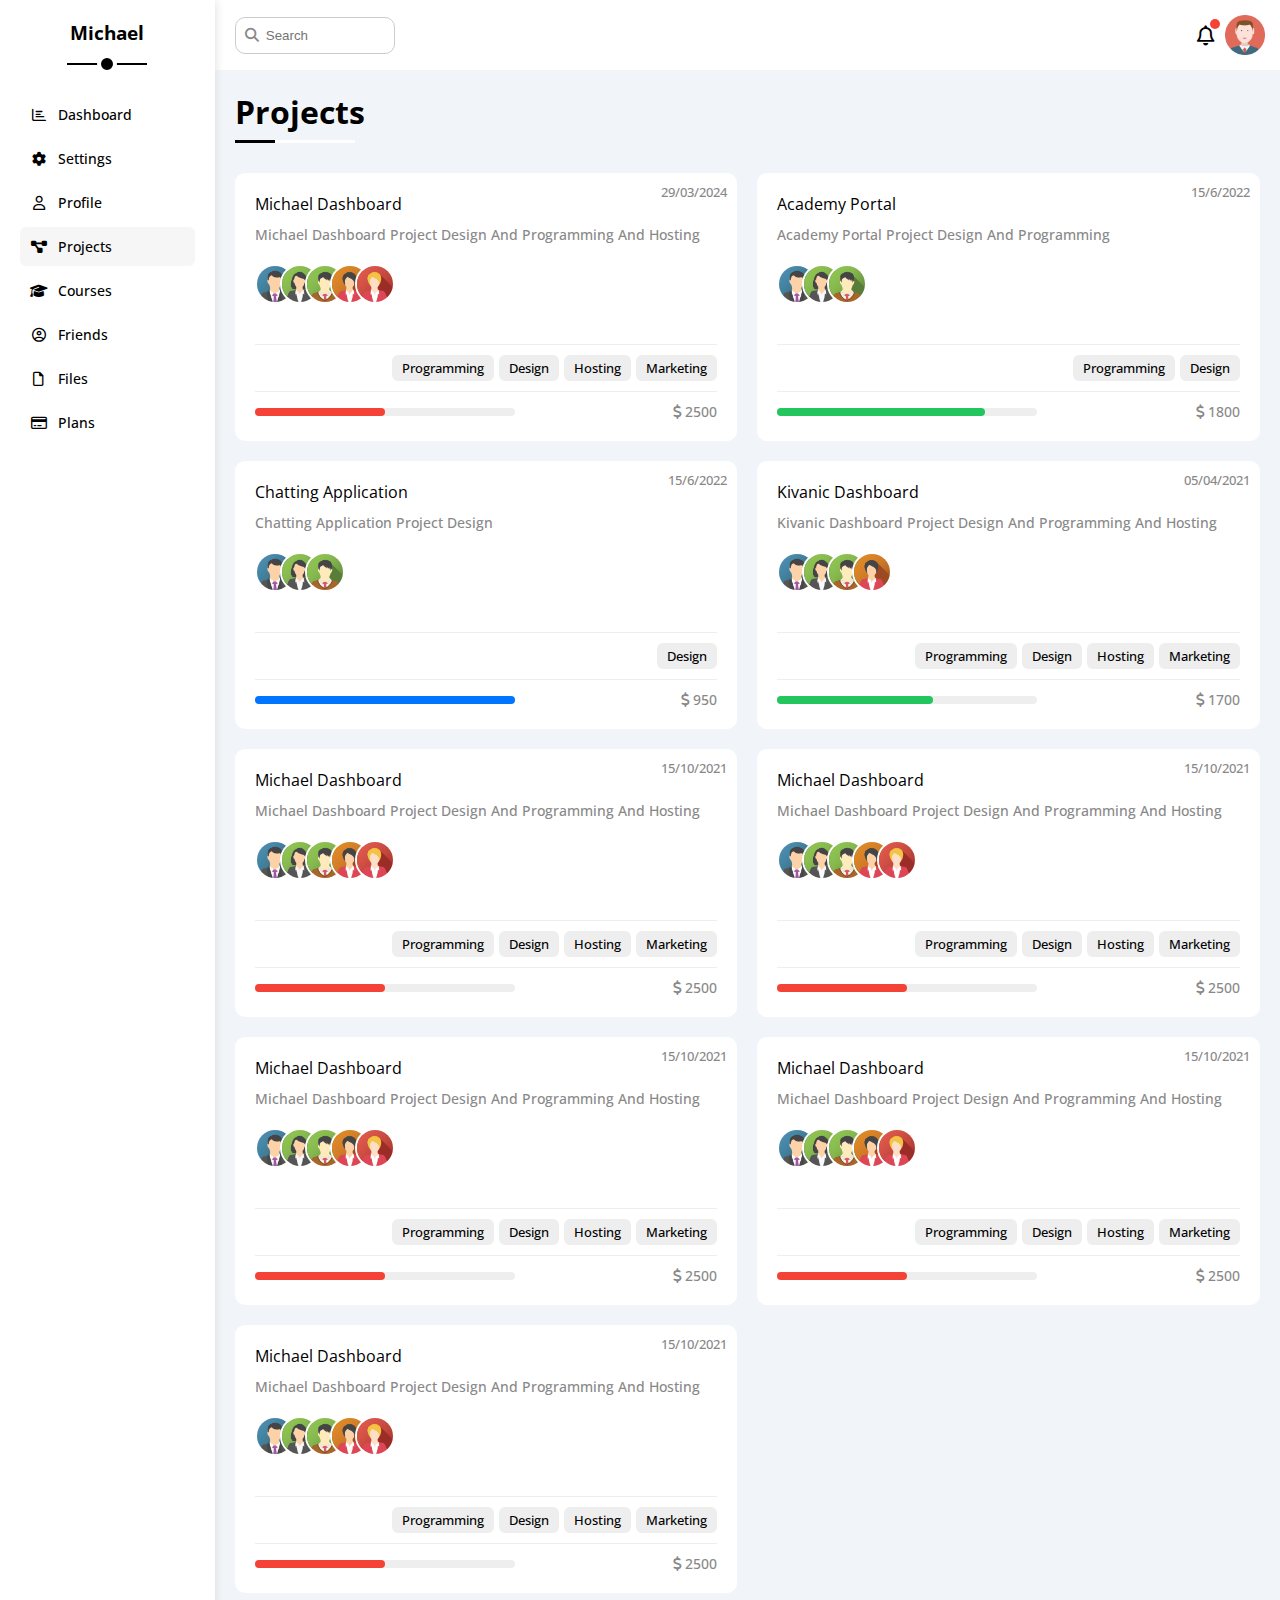
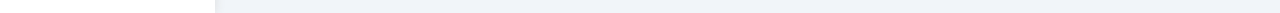
<file: projects.html>
<!DOCTYPE html>
<html lang="en">

<head>
    <meta charset="UTF-8">
    <meta name="viewport" content="width=device-width, initial-scale=1.0">
    <title>Projects</title>
    <!-- Font Awesome -->
    <link rel="stylesheet" href="css/all.min.css">
    <link rel="stylesheet" href="css/framework.css">
    <link rel="stylesheet" href="css/master.css">
    <!-- Fonts -->
    <link rel="preconnect" href="https://fonts.googleapis.com">
    <link rel="preconnect" href="https://fonts.gstatic.com" crossorigin>
    <link href="https://fonts.googleapis.com/css2?family=Open+Sans:ital,wght@0,300..800;1,300..800&display=swap"
        rel="stylesheet">
</head>

<body>
    <div class="page d-flex">
        <div class="sidebar bg-white p-20 p-relative">
            <h3 class="p-relative txt-c mt-0">Michael</h3>
            <ul>
                <li>
                    <a class="d-flex align-center fs-14 c-black rad-6 p-10" href="index.html">
                        <i class="fa-regular fa-chart-bar fa-fw"></i>
                        <span class=".hide-mobile">Dashboard</span>
                    </a>
                </li>
                <li>
                    <a class="d-flex align-center fs-14 c-black rad-6 p-10" href="settings.html">
                        <i class="fa-solid fa-gear fa-fw"></i>
                        <span>Settings</span>
                    </a>
                </li>
                <li>
                    <a class="d-flex align-center fs-14 c-black rad-6 p-10" href="profile.html">
                        <i class="fa-regular fa-user fa-fw"></i>
                        <span>Profile</span>
                    </a>
                </li>
                <li>
                    <a class="active d-flex align-center fs-14 c-black rad-6 p-10" href="projects.html">
                        <i class="fa-solid fa-diagram-project fa-fw"></i>
                        <span>Projects</span>
                    </a>
                </li>
                <li>
                    <a class="d-flex align-center fs-14 c-black rad-6 p-10" href="courses.html">
                        <i class="fa-solid fa-graduation-cap fa-fw"></i>
                        <span>Courses</span>
                    </a>
                </li>
                <li>
                    <a class="d-flex align-center fs-14 c-black rad-6 p-10" href="friends.html">
                        <i class="fa-regular fa-circle-user fa-fw"></i>
                        <span>Friends</span>
                    </a>
                </li>
                <li>
                    <a class="d-flex align-center fs-14 c-black rad-6 p-10" href="files.html">
                        <i class="fa-regular fa-file fa-fw"></i>
                        <span>Files</span>
                    </a>
                </li>
                <li>
                    <a class="d-flex align-center fs-14 c-black rad-6 p-10" href="plans.html">
                        <i class="fa-regular fa-credit-card fa-fw"></i>
                        <span class="fs-14">Plans</span>
                    </a>
                </li>
            </ul>
        </div>
        <div class="content w-full">
            <!-- Start Header -->
            <header class="bg-white p-15 between-flex">
                <div class="search p-relative">
                    <input class="p-10 rad-6" type="search" placeholder="Search">
                </div>
                <div class="icons d-flex align-center">
                    <span class="notification p-relative">
                        <i class="fa-regular fa-bell fa-lg"></i>
                    </span>
                    <img src="images/avatar.png" alt="">
                </div>
            </header>
            <!-- End Header -->
            <h1 class="p-relative">Projects</h1>
            <div class="projects-page m-20 d-grid gap-20">
                <div class="project bg-white rad-10 p-20 p-relative txt-c-mobile">
                    <h4 class="m-0 mb-10">Michael Dashboard</h4>
                    <p class="c-gray mt-0 mb-20 fs-14">Michael Dashboard Project Design And Programming And Hosting</p>
                    <span class="date c-gray fs-13">29/03/2024</span>
                    <div class="team p-relative">
                        <a href="#">
                            <img src="images/team-01.png" alt="">
                        </a>
                        <a href="#">
                            <img src="images/team-02.png" alt="">
                        </a>
                        <a href="#">
                            <img src="images/team-03.png" alt="">
                        </a>
                        <a href="#">
                            <img src="images/team-04.png" alt="">
                        </a>
                        <a href="#">
                            <img src="images/team-05.png" alt="">
                        </a>
                    </div>
                    <div class="do d-flex pt-10">
                        <span class="btn-shape bg-eee fs-13 ml-5 w-fit">Programming</span>
                        <span class="btn-shape bg-eee fs-13 ml-5 w-fit">Design</span>
                        <span class="btn-shape bg-eee fs-13 ml-5 w-fit">Hosting</span>
                        <span class="btn-shape bg-eee fs-13 ml-5 w-fit">Marketing</span>
                    </div>
                    <div class="info pt-10 mt-10 between-flex">
                        <div class="prog bg-eee rad-6 p-relative">
                            <span class="bg-red rad-6" style="width: 50%;"></span>
                        </div>
                        <div class="c-gray fs-14">
                            <i class="fa-solid fa-dollar-sign"></i>
                            2500
                        </div>
                    </div>
                </div>
                <div class="project bg-white rad-10 p-20 p-relative txt-c-mobile">
                    <h4 class="m-0 mb-10">Academy Portal</h4>
                    <p class="c-gray mt-0 mb-20 fs-14">Academy Portal Project Design And Programming</p>
                    <span class="date c-gray fs-13">15/6/2022</span>
                    <div class="team p-relative">
                        <a href="#">
                            <img src="images/team-01.png" alt="">
                        </a>
                        <a href="#">
                            <img src="images/team-02.png" alt="">
                        </a>
                        <a href="#">
                            <img src="images/team-03.png" alt="">
                        </a>
                    </div>
                    <div class="do d-flex pt-10">
                        <span class="btn-shape bg-eee fs-13 ml-5 w-fit">Programming</span>
                        <span class="btn-shape bg-eee fs-13 ml-5 w-fit">Design</span>
                    </div>
                    <div class="info pt-10 mt-10 between-flex">
                        <div class="prog bg-eee rad-6 p-relative">
                            <span class="bg-green rad-6" style="width: 80%;"></span>
                        </div>
                        <div class="c-gray fs-14">
                            <i class="fa-solid fa-dollar-sign"></i>
                            1800
                        </div>
                    </div>
                </div>
                <div class="project bg-white rad-10 p-20 p-relative txt-c-mobile">
                    <h4 class="m-0 mb-10">Chatting Application</h4>
                    <p class="c-gray mt-0 mb-20 fs-14">Chatting Application Project Design</p>
                    <span class="date c-gray fs-13">15/6/2022</span>
                    <div class="team p-relative">
                        <a href="#">
                            <img src="images/team-01.png" alt="">
                        </a>
                        <a href="#">
                            <img src="images/team-02.png" alt="">
                        </a>
                        <a href="#">
                            <img src="images/team-03.png" alt="">
                        </a>
                    </div>
                    <div class="do d-flex pt-10">
                        <span class="btn-shape bg-eee fs-13 ml-5 w-fit">Design</span>
                    </div>
                    <div class="info pt-10 mt-10 between-flex">
                        <div class="prog bg-eee rad-6 p-relative">
                            <span class="bg-blue rad-6" style="width: 100%;"></span>
                        </div>
                        <div class="c-gray fs-14">
                            <i class="fa-solid fa-dollar-sign"></i>
                            950
                        </div>
                    </div>
                </div>
                <div class="project bg-white rad-10 p-20 p-relative txt-c-mobile">
                    <h4 class="m-0 mb-10">Kivanic Dashboard</h4>
                    <p class="c-gray mt-0 mb-20 fs-14">Kivanic Dashboard Project Design And Programming And Hosting</p>
                    <span class="date c-gray fs-13">05/04/2021</span>
                    <div class="team p-relative">
                        <a href="#">
                            <img src="images/team-01.png" alt="">
                        </a>
                        <a href="#">
                            <img src="images/team-02.png" alt="">
                        </a>
                        <a href="#">
                            <img src="images/team-03.png" alt="">
                        </a>
                        <a href="#">
                            <img src="images/team-04.png" alt="">
                        </a>
                    </div>
                    <div class="do d-flex pt-10">
                        <span class="btn-shape bg-eee fs-13 ml-5 w-fit">Programming</span>
                        <span class="btn-shape bg-eee fs-13 ml-5 w-fit">Design</span>
                        <span class="btn-shape bg-eee fs-13 ml-5 w-fit">Hosting</span>
                        <span class="btn-shape bg-eee fs-13 ml-5 w-fit">Marketing</span>
                    </div>
                    <div class="info pt-10 mt-10 between-flex">
                        <div class="prog bg-eee rad-6 p-relative">
                            <span class="bg-green rad-6" style="width: 60%;"></span>
                        </div>
                        <div class="c-gray fs-14">
                            <i class="fa-solid fa-dollar-sign"></i>
                            1700
                        </div>
                    </div>
                </div>
                <div class="project bg-white rad-10 p-20 p-relative txt-c-mobile">
                    <h4 class="m-0 mb-10">Michael Dashboard</h4>
                    <p class="c-gray mt-0 mb-20 fs-14">Michael Dashboard Project Design And Programming And Hosting</p>
                    <span class="date c-gray fs-13">15/10/2021</span>
                    <div class="team p-relative">
                        <a href="#">
                            <img src="images/team-01.png" alt="">
                        </a>
                        <a href="#">
                            <img src="images/team-02.png" alt="">
                        </a>
                        <a href="#">
                            <img src="images/team-03.png" alt="">
                        </a>
                        <a href="#">
                            <img src="images/team-04.png" alt="">
                        </a>
                        <a href="#">
                            <img src="images/team-05.png" alt="">
                        </a>
                    </div>
                    <div class="do d-flex pt-10">
                        <span class="btn-shape bg-eee fs-13 ml-5 w-fit">Programming</span>
                        <span class="btn-shape bg-eee fs-13 ml-5 w-fit">Design</span>
                        <span class="btn-shape bg-eee fs-13 ml-5 w-fit">Hosting</span>
                        <span class="btn-shape bg-eee fs-13 ml-5 w-fit">Marketing</span>
                    </div>
                    <div class="info pt-10 mt-10 between-flex">
                        <div class="prog bg-eee rad-6 p-relative">
                            <span class="bg-red rad-6" style="width: 50%;"></span>
                        </div>
                        <div class="c-gray fs-14">
                            <i class="fa-solid fa-dollar-sign"></i>
                            2500
                        </div>
                    </div>
                </div>
                <div class="project bg-white rad-10 p-20 p-relative txt-c-mobile">
                    <h4 class="m-0 mb-10">Michael Dashboard</h4>
                    <p class="c-gray mt-0 mb-20 fs-14">Michael Dashboard Project Design And Programming And Hosting</p>
                    <span class="date c-gray fs-13">15/10/2021</span>
                    <div class="team p-relative">
                        <a href="#">
                            <img src="images/team-01.png" alt="">
                        </a>
                        <a href="#">
                            <img src="images/team-02.png" alt="">
                        </a>
                        <a href="#">
                            <img src="images/team-03.png" alt="">
                        </a>
                        <a href="#">
                            <img src="images/team-04.png" alt="">
                        </a>
                        <a href="#">
                            <img src="images/team-05.png" alt="">
                        </a>
                    </div>
                    <div class="do d-flex pt-10">
                        <span class="btn-shape bg-eee fs-13 ml-5 w-fit">Programming</span>
                        <span class="btn-shape bg-eee fs-13 ml-5 w-fit">Design</span>
                        <span class="btn-shape bg-eee fs-13 ml-5 w-fit">Hosting</span>
                        <span class="btn-shape bg-eee fs-13 ml-5 w-fit">Marketing</span>
                    </div>
                    <div class="info pt-10 mt-10 between-flex">
                        <div class="prog bg-eee rad-6 p-relative">
                            <span class="bg-red rad-6" style="width: 50%;"></span>
                        </div>
                        <div class="c-gray fs-14">
                            <i class="fa-solid fa-dollar-sign"></i>
                            2500
                        </div>
                    </div>
                </div>
                <div class="project bg-white rad-10 p-20 p-relative txt-c-mobile">
                    <h4 class="m-0 mb-10">Michael Dashboard</h4>
                    <p class="c-gray mt-0 mb-20 fs-14">Michael Dashboard Project Design And Programming And Hosting</p>
                    <span class="date c-gray fs-13">15/10/2021</span>
                    <div class="team p-relative">
                        <a href="#">
                            <img src="images/team-01.png" alt="">
                        </a>
                        <a href="#">
                            <img src="images/team-02.png" alt="">
                        </a>
                        <a href="#">
                            <img src="images/team-03.png" alt="">
                        </a>
                        <a href="#">
                            <img src="images/team-04.png" alt="">
                        </a>
                        <a href="#">
                            <img src="images/team-05.png" alt="">
                        </a>
                    </div>
                    <div class="do d-flex pt-10">
                        <span class="btn-shape bg-eee fs-13 ml-5 w-fit">Programming</span>
                        <span class="btn-shape bg-eee fs-13 ml-5 w-fit">Design</span>
                        <span class="btn-shape bg-eee fs-13 ml-5 w-fit">Hosting</span>
                        <span class="btn-shape bg-eee fs-13 ml-5 w-fit">Marketing</span>
                    </div>
                    <div class="info pt-10 mt-10 between-flex">
                        <div class="prog bg-eee rad-6 p-relative">
                            <span class="bg-red rad-6" style="width: 50%;"></span>
                        </div>
                        <div class="c-gray fs-14">
                            <i class="fa-solid fa-dollar-sign"></i>
                            2500
                        </div>
                    </div>
                </div>
                <div class="project bg-white rad-10 p-20 p-relative txt-c-mobile">
                    <h4 class="m-0 mb-10">Michael Dashboard</h4>
                    <p class="c-gray mt-0 mb-20 fs-14">Michael Dashboard Project Design And Programming And Hosting</p>
                    <span class="date c-gray fs-13">15/10/2021</span>
                    <div class="team p-relative">
                        <a href="#">
                            <img src="images/team-01.png" alt="">
                        </a>
                        <a href="#">
                            <img src="images/team-02.png" alt="">
                        </a>
                        <a href="#">
                            <img src="images/team-03.png" alt="">
                        </a>
                        <a href="#">
                            <img src="images/team-04.png" alt="">
                        </a>
                        <a href="#">
                            <img src="images/team-05.png" alt="">
                        </a>
                    </div>
                    <div class="do d-flex pt-10">
                        <span class="btn-shape bg-eee fs-13 ml-5 w-fit">Programming</span>
                        <span class="btn-shape bg-eee fs-13 ml-5 w-fit">Design</span>
                        <span class="btn-shape bg-eee fs-13 ml-5 w-fit">Hosting</span>
                        <span class="btn-shape bg-eee fs-13 ml-5 w-fit">Marketing</span>
                    </div>
                    <div class="info pt-10 mt-10 between-flex">
                        <div class="prog bg-eee rad-6 p-relative">
                            <span class="bg-red rad-6" style="width: 50%;"></span>
                        </div>
                        <div class="c-gray fs-14">
                            <i class="fa-solid fa-dollar-sign"></i>
                            2500
                        </div>
                    </div>
                </div>
                <div class="project bg-white rad-10 p-20 p-relative txt-c-mobile">
                    <h4 class="m-0 mb-10">Michael Dashboard</h4>
                    <p class="c-gray mt-0 mb-20 fs-14">Michael Dashboard Project Design And Programming And Hosting</p>
                    <span class="date c-gray fs-13">15/10/2021</span>
                    <div class="team p-relative">
                        <a href="#">
                            <img src="images/team-01.png" alt="">
                        </a>
                        <a href="#">
                            <img src="images/team-02.png" alt="">
                        </a>
                        <a href="#">
                            <img src="images/team-03.png" alt="">
                        </a>
                        <a href="#">
                            <img src="images/team-04.png" alt="">
                        </a>
                        <a href="#">
                            <img src="images/team-05.png" alt="">
                        </a>
                    </div>
                    <div class="do d-flex pt-10">
                        <span class="btn-shape bg-eee fs-13 ml-5 w-fit">Programming</span>
                        <span class="btn-shape bg-eee fs-13 ml-5 w-fit">Design</span>
                        <span class="btn-shape bg-eee fs-13 ml-5 w-fit">Hosting</span>
                        <span class="btn-shape bg-eee fs-13 ml-5 w-fit">Marketing</span>
                    </div>
                    <div class="info pt-10 mt-10 between-flex">
                        <div class="prog bg-eee rad-6 p-relative">
                            <span class="bg-red rad-6" style="width: 50%;"></span>
                        </div>
                        <div class="c-gray fs-14">
                            <i class="fa-solid fa-dollar-sign"></i>
                            2500
                        </div>
                    </div>
                </div>
            </div>
        </div>
    </div>
</body>

</html>
</file>
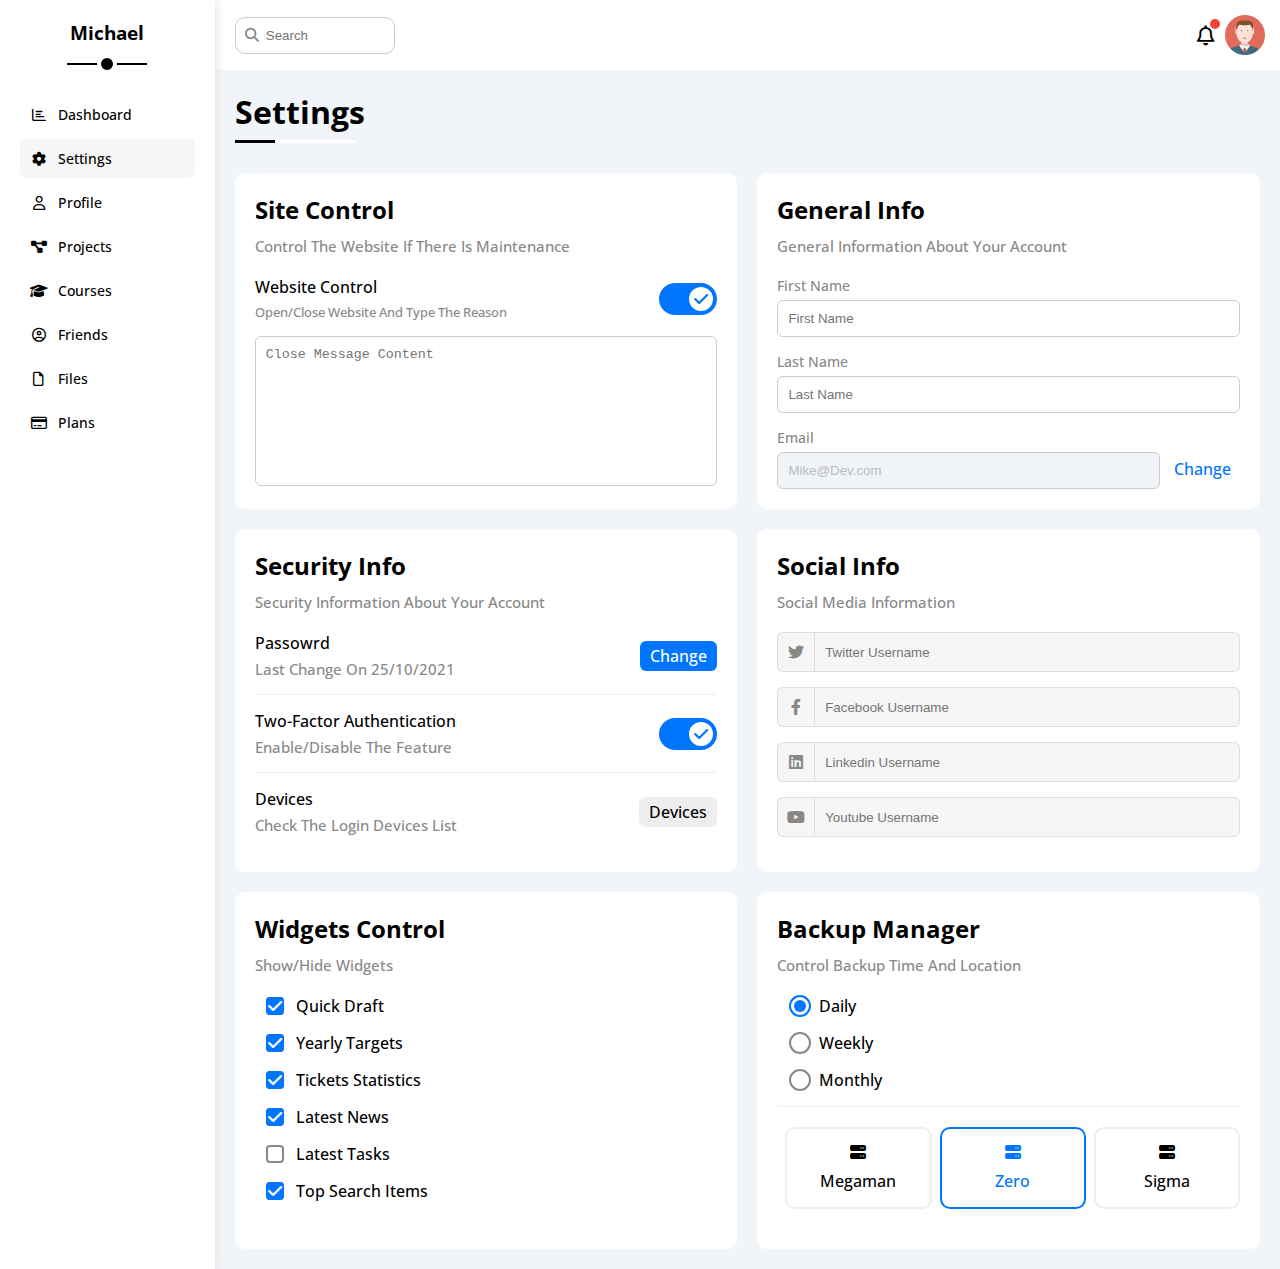
<file: settings.html>
<!DOCTYPE html>
<html lang="en">

<head>
    <meta charset="UTF-8">
    <meta name="viewport" content="width=device-width, initial-scale=1.0">
    <title>Settings</title>
    <!-- Font Awesome -->
    <link rel="stylesheet" href="css/all.min.css">
    <link rel="stylesheet" href="css/framework.css">
    <link rel="stylesheet" href="css/master.css">
    <!-- Fonts -->
    <link rel="preconnect" href="https://fonts.googleapis.com">
    <link rel="preconnect" href="https://fonts.gstatic.com" crossorigin>
    <link href="https://fonts.googleapis.com/css2?family=Open+Sans:ital,wght@0,300..800;1,300..800&display=swap"
        rel="stylesheet">
</head>

<body>
    <div class="page d-flex">
        <div class="sidebar bg-white p-20 p-relative">
            <h3 class="p-relative txt-c mt-0">Michael</h3>
            <ul>
                <li>
                    <a class="d-flex align-center fs-14 c-black rad-6 p-10" href="index.html">
                        <i class="fa-regular fa-chart-bar fa-fw"></i>
                        <span class=".hide-mobile">Dashboard</span>
                    </a>
                </li>
                <li>
                    <a class="active d-flex align-center fs-14 c-black rad-6 p-10" href="settings.html">
                        <i class="fa-solid fa-gear fa-fw"></i>
                        <span>Settings</span>
                    </a>
                </li>
                <li>
                    <a class="d-flex align-center fs-14 c-black rad-6 p-10" href="profile.html">
                        <i class="fa-regular fa-user fa-fw"></i>
                        <span>Profile</span>
                    </a>
                </li>
                <li>
                    <a class="d-flex align-center fs-14 c-black rad-6 p-10" href="projects.html">
                        <i class="fa-solid fa-diagram-project fa-fw"></i>
                        <span>Projects</span>
                    </a>
                </li>
                <li>
                    <a class="d-flex align-center fs-14 c-black rad-6 p-10" href="courses.html">
                        <i class="fa-solid fa-graduation-cap fa-fw"></i>
                        <span>Courses</span>
                    </a>
                </li>
                <li>
                    <a class="d-flex align-center fs-14 c-black rad-6 p-10" href="friends.html">
                        <i class="fa-regular fa-circle-user fa-fw"></i>
                        <span>Friends</span>
                    </a>
                </li>
                <li>
                    <a class="d-flex align-center fs-14 c-black rad-6 p-10" href="files.html">
                        <i class="fa-regular fa-file fa-fw"></i>
                        <span>Files</span>
                    </a>
                </li>
                <li>
                    <a class="d-flex align-center fs-14 c-black rad-6 p-10" href="plans.html">
                        <i class="fa-regular fa-credit-card fa-fw"></i>
                        <span class="fs-14">Plans</span>
                    </a>
                </li>
            </ul>
        </div>
        <div class="content w-full">
            <!-- Start Header -->
            <header class="bg-white p-15 between-flex">
                <div class="search p-relative">
                    <input class="p-10 rad-6" type="search" placeholder="Search">
                </div>
                <div class="icons d-flex align-center">
                    <span class="notification p-relative">
                        <i class="fa-regular fa-bell fa-lg"></i>
                    </span>
                    <img src="images/avatar.png" alt="">
                </div>
            </header>
            <!-- End Header -->
            <h1 class="p-relative">Settings</h1>
            <div class="settings-page m-20 d-grid gap-20">
                <!-- Start Settings Box -->
                <div class="p-20 bg-white rad-10">
                    <h2 class="mt-0 mb-10">Site Control</h2>
                    <p class="mt-0 mb-20 c-gray fs-15">Control The Website If There Is Maintenance</p>
                    <div class="mb-15 between-flex">
                        <div>
                            <span>Website Control</span>
                            <p class="c-gray mt-5 mb-0 fs-13">Open/Close Website And Type The Reason</p>
                        </div>
                        <div>
                            <label>
                                <input class="toggle-checkbox" type="checkbox" checked>
                                <div class="toggle-switch">
                                </div>
                            </label>
                        </div>
                    </div>
                    <textarea class="close-message b-none p-10 rad-6 d-block w-full"
                        placeholder="Close Message Content"></textarea>
                </div>
                <!-- End Settings Box -->
                <!-- Start Genral Info -->
                <div class="general-info bg-white rad-10 p-20">
                    <h2 class="mt-0 mb-10">General Info</h2>
                    <p class="c-gray mt-0 mb-20 fs-15">General Information About Your Account</p>
                    <form>
                        <div class="mb-15">
                            <label class="fs-14 c-gray d-block mb-5" for="first">First Name</label>
                            <input class="b-ccc rad-6 p-10 d-block w-full" type="text" id="first"
                                placeholder="First Name">
                        </div>
                        <div class="mb-15">
                            <label class="fs-14 c-gray d-block mb-5" for="last">Last Name</label>
                            <input class="b-ccc rad-6 p-10 d-block w-full" type="text" id="last"
                                placeholder="Last Name">
                        </div>
                        <div>
                            <label class="fs-14 c-gray d-block mb-5" for="email">Email</label>
                            <input class="email b-ccc rad-6 p-10 mr-10" type="email" id="email" value="Mike@Dev.com"
                                disabled>
                            <a class="c-blue" href="#">Change</a>
                        </div>
                    </form>
                </div>
                <!-- End Genral Info -->
                <!-- Start Widgets Control -->
                <div class="security-info bg-white p-20 rad-10">
                    <h2 class="mt-0 mb-10">Security Info</h2>
                    <p class="c-gray mt-0 mb-20 fs-15">Security Information About Your Account</p>
                    <div class="sec-box mb-15 pb-15 between-flex">
                        <div>
                            <span>Passowrd</span>
                            <p class="c-gray fs-15 mt-5 mb-0">Last Change On 25/10/2021</p>
                        </div>
                        <a class="btn-shape bg-blue c-white" href="#">Change</a>
                    </div>
                    <div class="sec-box mb-15 pb-15 between-flex">
                        <div>
                            <span>Two-Factor Authentication</span>
                            <p class="c-gray fs-15 mt-5 mb-0">Enable/Disable The Feature</p>
                        </div>
                        <label>
                            <input class="toggle-checkbox" type="checkbox" checked>
                            <div class="toggle-switch">
                            </div>
                        </label>
                    </div>
                    <div class="sec-box mb-15 between-flex">
                        <div>
                            <span>Devices</span>
                            <p class="c-gray fs-15 mt-5 mb-0">Check The Login Devices List</p>
                        </div>
                        <a class="btn-shape bg-eee c-black" href="#">Devices</a>
                    </div>
                </div>
                <!-- End Widgets Control -->
                <!-- Start Social Info -->
                <div class="social-info bg-white p-20 rad-10">
                    <h2 class="mt-0 mb-10">Social Info</h2>
                    <p class="c-gray mt-0 mb-20 fs-15">Social Media Information</p>
                    <form action="">
                        <div class="d-flex align-center mb-15">
                            <i class="fa-brands fa-twitter c-gray center-flex"></i>
                            <input class="w-full" type="text" placeholder="Twitter Username">
                        </div>
                        <div class="d-flex align-center mb-15">
                            <i class="fa-brands fa-facebook-f c-gray center-flex"></i>
                            <input class="w-full" type="text" placeholder="Facebook Username">
                        </div>
                        <div class="d-flex align-center mb-15">
                            <i class="fa-brands fa-linkedin c-gray center-flex"></i>
                            <input class="w-full" type="text" placeholder="Linkedin Username">
                        </div>
                        <div class="d-flex align-center mb-15">
                            <i class="fa-brands fa-youtube c-gray center-flex"></i>
                            <input class="w-full" type="text" placeholder="Youtube Username">
                        </div>
                    </form>
                </div>
                <!-- End Social Info -->
                <!-- Start Widgets Control -->
                <div class="widgets-control bg-white p-20 rad-10">
                    <h2 class="mt-0 mb-10">Widgets Control</h2>
                    <p class="c-gray fs-15 mt-0 mb-20">Show/Hide Widgets</p>
                    <div class="control mb-15">
                        <input type="checkbox" id="one" checked>
                        <label for="one">Quick Draft</label>
                    </div>
                    <div class="control mb-15">
                        <input type="checkbox" id="two" checked>
                        <label for="two">Yearly Targets</label>
                    </div>
                    <div class="control mb-15">
                        <input type="checkbox" id="three" checked>
                        <label for="three">Tickets Statistics</label>
                    </div>
                    <div class="control mb-15">
                        <input type="checkbox" id="four" checked>
                        <label for="four">Latest News</label>
                    </div>
                    <div class="control mb-15">
                        <input type="checkbox" id="five">
                        <label for="five">Latest Tasks</label>
                    </div>
                    <div class="control mb-15">
                        <input type="checkbox" id="six" checked>
                        <label for="six">Top Search Items</label>
                    </div>
                </div>
                <!-- End Widgets Control -->
                <!-- Start Backup Manager -->
                <div class="backup-manager bg-white p-20 rad-10">
                    <h2 class="mt-0 mb-10">Backup Manager</h2>
                    <p class="mt-0 mb-20 c-gray fs-15">Control Backup Time And Location</p>
                    <div class="date mb-15">
                        <input type="radio" name="time" id="daily" checked>
                        <label for="daily">Daily</label>
                    </div>
                    <div class="date mb-15">
                        <input type="radio" name="time" id="weekly">
                        <label for="weekly">Weekly</label>
                    </div>
                    <div class="date mb-15">
                        <input type="radio" name="time" id="monthly">
                        <label for="monthly">Monthly</label>
                    </div>
                    <div class="servers d-flex align-center txt-c pt-20">
                        <input type="radio" name="servers" id="server-one">
                        <div class="server mb-20 rad-10 w-full p-relative">
                            <label class="d-block m-15" for="server-one">
                                <i class="fa-solid fa-server d-block mb-10"></i>
                                Megaman
                            </label>
                        </div>
                        <input type="radio" name="servers" id="server-two" checked>
                        <div class="server mb-20 rad-10 w-full">
                            <label class="d-block m-15" for="server-two">
                                <i class="fa-solid fa-server d-block mb-10"></i>
                                Zero
                            </label>
                        </div>
                        <input type="radio" name="servers" id="server-three">
                        <div class="server mb-20 rad-10 w-full">
                            <label class="d-block m-15" for="server-three">
                                <i class="fa-solid fa-server d-block mb-10"></i>
                                Sigma
                            </label>
                        </div>
                    </div>
                </div>
                <!-- End Backup Manager -->
            </div>
        </div>
    </div>
</body>

</html>
</file>
<file: css/framework.css>
:root {
    --blue-color: #0075FF;
    --blue-alt-color: #0D69D5;
    --orange-color: #F59E0B;
    --green-color: #22C55E;
    --red-color: #F44336;
    --gray-color: #888;
}

/* Start Box */
.d-flex {
    display: flex;
}

.f-wrap {
    flex-wrap: wrap;
}

.align-center {
    align-items: center;
}

.space-between {
    justify-content: space-between;
}

.d-grid {
    display: grid;
}

.gap-20 {
    gap: 20px;
}

.d-block {
    display: block;
}

@media (max-width: 767px) {
    .block-mobile {
        display: block;
    }

    .hide-mobile {
        display: none;
    }
}

/* End Box */

/* Start Padding + Margin */
.p-10 {
    padding: 10px;
}

.p-15 {
    padding: 15px;
}

.p-20 {
    padding: 20px;
}

.pt-10 {
    padding-top: 10px;
}

.pt-15 {
    padding-top: 15px;
}

.pt-20 {
    padding-top: 20px;
}

.pb-10 {
    padding-bottom: 10px;
}

.pb-15 {
    padding-bottom: 15px;
}

.pb-20 {
    padding-bottom: 20px;
}

.pl-15 {
    padding-left: 15px;
}

.m-0 {
    margin: 0;
}

.m-15 {
    margin: 15px;
}

.m-20 {
    margin: 20px;
}

.mt-0 {
    margin-top: 0;
}

.mt-5 {
    margin-top: 5px;
}

.mt-10 {
    margin-top: 10px;
}

.mt-15 {
    margin-top: 15px;
}

.mt-20 {
    margin-top: 20px;
}

.mt-25 {
    margin-top: 25px;
}

.mt-50 {
    margin-top: 50px;
}

.mb-5 {
    margin-bottom: 5px;
}

.mb-0 {
    margin-bottom: 0;
}

.mb-10 {
    margin-bottom: 10px;
}

.mb-15 {
    margin-bottom: 15px;
}

.mb-20 {
    margin-bottom: 20px;
}

.mb-30 {
    margin-bottom: 30px;
}

.ml-5 {
    margin-left: 5px;
}

.mr-10 {
    margin-right: 10px;
}

.mr-15 {
    margin-right: 15px;
}

/* End Padding + Margin */

/* Start Color */
.bg-blue {
    background-color: var(--blue-color);
}

.bg-eee {
    background-color: #eee;
}

.bg-green {
    background-color: var(--green-color);
}

.bg-orange {
    background-color: var(--orange-color);
}

.bg-red {
    background-color: var(--red-color);
}

.bg-white {
    background-color: white;
}

.c-black {
    color: black;
}

.c-blue {
    color: var(--blue-color);
}

.c-gray {
    color: var(--gray-color);
}

.c-green {
    color: var(--green-color);
}

.c-orange {
    color: var(--orange-color);
}

.c-red {
    color: var(--red-color);
}

.c-white {
    color: white;
}

.p-relative {
    position: relative;
}

.p-absolute {
    position: absolute;
}

/* End Color */

/* Start Font */
.txt-c {
    text-align: center;
}

@media (max-width: 767px) {
    .txt-c-mobile {
        text-align: center;
    }
}

.fs-12 {
    font-size: 12px;
}

.fs-13 {
    font-size: 13px;
}

.fs-14 {
    font-size: 14px;
}

.fs-15 {
    font-size: 15px;
}

.fs-25 {
    font-size: 25px;
}

.fw-bold {
    font-weight: bold;
}

/* End Font */

/* Start Border */
.b-none {
    border: none;
}

.b-ccc {
    border: 1px solid #CCC;
}

.b-eee {
    border: 1px solid #eee;
}

.rad-6 {
    border-radius: 6px;
}

.rad-10 {
    border-radius: 10px;
}

.rad-half {
    border-radius: 50%;
}

/* End Border */

@media (max-width: 767px) {}

.w-full {
    width: 100%;
}

.h-full {
    height: 100%;
}

.w-fit {
    width: fit-content;
}

.wh-64 {
    width: 64px;
    height: 64px;
}

.h-64 {
    height: 64px;
}

.w-100 {
    width: 100px;
}

.h-100 {
    height: 100px;
}

/* Start Component */
.between-flex {
    display: flex;
    align-items: center;
    justify-content: space-between;
}

.center-flex {
    display: flex;
    align-items: center;
    justify-content: center;
}

.btn-shape {
    padding: 4px 10px;
    border-radius: 6px;
}

/* End Component */
</file>
<file: css/master.css>
:root {
    --blue-color: #0075FF;
    --blue-alt-color: #0D69D5;
    --orange-color: #F59E0B;
    --green-color: #22C55E;
    --red-color: #F44336;
    --gray-color: #888;
}

/* Start Global */
* {
    box-sizing: border-box;
}

body {
    font-family: "Open Sans", sans-serif;
    font-weight: 500;
    margin: 0;
}

*:focus {
    outline: none;
}

a {
    text-decoration: none;
}

ul {
    list-style: none;
    padding: 0;
}

::-webkit-scrollbar {
    width: 15px;
}

::-webkit-scrollbar-track {
    background-color: white;
}

::-webkit-scrollbar-thumb {
    background-color: var(--blue-color);
}

::-webkit-scrollbar-thumb:hover {
    background-color: var(--blue-alt-color);
}

.page {
    min-height: 100vh;
    background-color: #F1F5F9;
}

/* End Global */

/* Start .sidebar */

.sidebar {
    width: 250px;
    box-shadow: 0 0 10px #DDD;
}

.sidebar>h3 {
    margin-bottom: 50px;
}

.sidebar>h3::before {
    width: 80px;
    height: 2px;
    bottom: -20px;
}

.sidebar>h3::after {
    width: 12px;
    height: 12px;
    border-radius: 50%;
    border: 4px solid white;
    bottom: -29px;
}

.sidebar ul li a {
    transition: .3s;
    margin-bottom: 5px;
}

.sidebar ul li a:hover,
.sidebar ul li a.active {
    background-color: #F6F6F6;
}

.sidebar ul li a span {
    margin-left: 10px;
}

@media (max-width: 767px) {
    .sidebar {
        width: 62px;
        padding: 10px;
    }

    .sidebar>h3 {
        font-size: 12px;
        margin-bottom: 15px;
    }

    .sidebar ul li a span {
        display: none;
    }
}

@media (min-width: 768px) {

    .sidebar>h3::before,
    .sidebar>h3::after {
        content: "";
        position: absolute;
        background-color: black;
        transform: translateX(-50%);
        left: 50%;
    }
}

/* End .sidebar */


/* Start Content */
.content {
    overflow: hidden;
}

header .search::before {
    font-family: var(--fa-style-family-classic);
    content: "\f002";
    font-weight: 900;
    position: absolute;
    left: 15px;
    top: 50%;
    transform: translateY(-50%);
    color: var(--gray-color);
    font-size: 14px;
}

header .search input {
    border: 1px solid #CCC;
    border-radius: 10px;
    margin-left: 5px;
    padding-left: 30px;
    width: 160px;
    transition: width .3s;
}

header .search input:focus {
    width: 200px;
}

header .search input:focus::placeholder {
    opacity: 0;
}

header .icons .notification::before {
    content: "";
    position: absolute;
    width: 10px;
    height: 10px;
    background-color: var(--red-color);
    border-radius: 50%;
    right: -5px;
    top: -5px;
}

header .icons img {
    width: 40px;
    margin-left: 10px;
}

.page h1 {
    margin: 20px 20px 40px;
}

.page h1::before,
.page h1::after {
    content: "";
    position: absolute;
    height: 3px;
    bottom: -10px;
    left: 0;
}

.page h1::before {
    background-color: white;
    width: 120px;
}

.page h1::after {
    background-color: black;
    width: 40px;
}

.wrapper {
    grid-template-columns: repeat(auto-fill, minmax(450px, 1fr));
    margin-left: 20px;
    margin-right: 20px;
    margin-bottom: 20px;
}

@media (max-width: 767px) {
    .wrapper {
        grid-template-columns: minmax(200px, 1fr);
        margin-left: 10px;
        margin-right: 10px;
        gap: 10px;
    }
}

/* End Content */

/* Start Welcome Widget */
.welcome {
    overflow: hidden;
}

.welcome .intro img {
    width: 200px;
    margin-bottom: -10px;
}

.welcome .avatar {
    width: 64px;
    height: 64px;
    border: 2px solid white;
    border-radius: 50%;
    padding: 2px;
    box-shadow: 0 0 5px #DDD;
    margin-left: 20px;
    margin-top: -32px;
}

.welcome .body {
    border-top: 1px solid #eee;
    border-bottom: 1px solid #eee;
}

.welcome .body>div {
    flex: 1;
}

.welcome .visit {
    margin: 0 15px 15px auto;
    transition: .3s;
}

.welcome .visit:hover {
    background-color: var(--blue-alt-color);
}

@media (max-width: 767px) {
    .welcome .intro {
        padding-bottom: 30px;
    }

    .welcome .avatar {
        margin-left: 0;
    }

    .welcome .body>div:not(:last-child) {
        margin-bottom: 20px;
    }
}

/* End Welcome Widget */
/* Start Draft Widget */

.quick-draft form textarea {
    height: 180px;
    resize: none;
}

.quick-draft .save {
    margin: 0 15px 15px auto;
    transition: .3s;
    cursor: pointer;
}

.quick-draft .save:hover {
    background-color: var(--blue-alt-color);
}

/* End Draft Widget */
/* Start Target */
.targets .target-row .icon {
    width: 80px;
    height: 80px;
    margin-right: 15px;
}

.targets .details {
    flex: 1;
}

.targets .details .progress {
    height: 4px;
}

.targets .details>span {
    margin-bottom: 32px;
}

.targets .details .progress>span {
    position: absolute;
    left: 0;
    top: 0;
    height: 100%;
}

.targets .details .progress>span span {
    position: absolute;
    bottom: 16px;
    right: -16px;
    padding: 2px 5px;
    font-size: 12px;
}

.targets .details .progress>span span::after {
    content: "";
    position: absolute;
    border: 5px solid transparent;
    bottom: -9px;
    left: 50%;
    transform: translateX(-50%);
}

.targets .details .progress>.blue span::after {
    border-top-color: var(--blue-color);
}

.targets .details .progress>.orange span::after {
    border-top-color: var(--orange-color);
}

.targets .details .progress>.green span::after {
    border-top-color: var(--green-color);
}

.blue .icon,
.blue .progress {
    background-color: rgb(0 117 255 / 20%);
}

.orange .icon,
.orange .progress {
    background-color: rgb(245 158 11 / 20%);
}

.green .icon,
.green .progress {
    background-color: rgb(34 197 94 / 20%);
}

/* End Target */
/* Start Tickets */
.tickets .boxs {
    grid-template-columns: repeat(auto-fill, minmax(calc(50% - 10px), 1fr));
}

.tickets .boxs .box {
    border: 1px solid #ccc;
}

@media (max-width: 767px) {
    .tickets .boxs {
        grid-template-columns: repeat(auto-fill, minmax(100%, 1fr));
    }
}

/* End Tickets */
/* Start News */
.news .news-row:not(:last-of-type) {
    margin-bottom: 20px;
    padding-bottom: 20px;
    border-bottom: 1px solid #eee;
}

.news .news-row img {
    width: 100px;
}

.news .info {
    flex-grow: 1;
}

.news .info h3 {
    margin: 0 0 6px;
    font-size: 16px;
}

@media (max-width: 767px) {
    .news .news-row {
        display: block;
    }
}

@media (max-width: 767px) {
    .news .label {
        width: fit-content;
        margin: 10px auto;
    }
}

/* End News */
/* Start Tasks */
.tasks .task:not(:last-of-type) {
    border-bottom: 1px solid #eee;
}

.tasks .info {
    flex-grow: 1;
}

.tasks .delete {
    transition: .3s;
}

.tasks .delete:hover {
    color: var(--red-color);
    cursor: pointer;
}

.tasks .done {
    opacity: .3;
}

.tasks .done h3,
.tasks .done span {
    text-decoration: line-through;
}

/* End Tasks */
/* Start Latest Uploads Widget */
.uploads ul li:not(:last-of-type) {
    border-bottom: 1px solid #eee;
}

.uploads ul li img {
    width: 40px;
    height: 40px;
}

/* End Latest Uploads Widget */
/* Start Last Project Progress Widget */
.project-progress ul::before {
    content: "";
    position: absolute;
    width: 2px;
    height: 100%;
    background-color: var(--blue-color);
    left: 10px;
}

.project-progress ul li::before {
    content: "";
    width: 20px;
    height: 20px;
    display: block;
    background-color: white;
    border-radius: 50%;
    border: 2px solid white;
    outline: 2px solid var(--blue-color);
    margin-right: 15px;
    z-index: 1;
}

.project-progress ul li.done::before {
    background-color: var(--blue-color);
}

.project-progress ul li.current::before {
    animation: change-color .8s infinite alternate;
}

.project-progress img {
    position: absolute;
    width: 160px;
    right: 0;
    bottom: 0;
    opacity: .1;
}

@media (max-width: 767px) {
    .project-progress ul::before {
        height: 95%;
    }
}

/* End Last Project Progress Widget */
/* Start Reminders Widget */
.reminders ul li .key {
    width: 15px;
    height: 15px;
}

.reminders ul li .blue {
    border-left: 2px solid var(--blue-color);
}

.reminders ul li .green {
    border-left: 2px solid var(--green-color);
}

.reminders ul li .orange {
    border-left: 2px solid var(--orange-color);
}

.reminders ul li .red {
    border-left: 2px solid var(--red-color);
}

/* End Reminders Widget */
/* Start Latest Post Widget */
.latest-post div .avatar {
    width: 48px;
    height: 48px;
}

.latest-post .post-content {
    text-transform: capitalize;
    line-height: 1.8;
    border-top: 1px solid #EEE;
    border-bottom: 1px solid #EEE;
    min-height: 140px;
}

/* End Latest Post Widget */
/* Start Social Widget */
.social-stats .box {
    padding-left: 70px;
}

.social-stats .box i {
    position: absolute;
    left: 0;
    top: 0;
    width: 52px;
    transition: .3s;
}

.social-stats .box i:hover {
    transform: rotate(5deg);
}

.social-stats .twitter {
    background-color: rgb(29 161 242 / 20%);
    color: #1da1f2;
}

.social-stats .twitter i,
.social-stats .twitter a {
    background-color: #1da1f2;
}

.social-stats .facebook {
    background-color: rgb(24 119 242 / 20%);
    color: #1da1f2;
}

.social-stats .facebook i,
.social-stats .facebook a {
    background-color: #1877f2;
}

.social-stats .youtube {
    background-color: rgb(255 0 0 / 20%);
    color: #ff0000;
}

.social-stats .youtube i,
.social-stats .youtube a {
    background-color: #ff0000;
}

.social-stats .linkedin {
    background-color: rgb(0 119 181 / 20%);
    color: #0077b5;
}

.social-stats .linkedin i,
.social-stats .linkedin a {
    background-color: #0077b5;
}

/* End Social Widget */
/* Start Projects Table */
.projects .responsive-table {
    overflow-x: auto;
}

.projects table {
    min-width: 1000px;
    border-spacing: .3mm;
}

.projects table td {
    padding: 15px;
}

.projects thead td {
    background-color: #EEE;
    font-weight: bold;
}

.projects tbody td {
    border-left: 1px solid #EEE;
    border-bottom: 1px solid #EEE;
    transition: .3s;
}

.projects tbody tr td:last-child {
    border-right: 1px solid #EEE;
}

.projects tbody tr:hover td {
    background-color: #FAF7F7;
}

.projects table img {
    width: 32px;
    height: 32px;
    border-radius: 50%;
    padding: 2px;
    background-color: white;
}

.projects table img:not(:first-child) {
    margin-left: -20px;
}

.projects table .label {
    font-size: 13px;
}

/* End Projects Table */
/* Start Settings */
.settings-page {
    grid-template-columns: repeat(auto-fill, minmax(450px, 1fr));
}

@media (max-width: 767px) {
    .settings-page {
        grid-template-columns: minmax(100px, 1fr);
        margin-right: 10px;
        margin-left: 10px;
        gap: 10px;
    }
}

.settings-page .email {
    width: calc(100% - 80px);
}

.settings-page .close-message {
    border: 1px solid #CCC;
    resize: none;
    min-height: 150px;
}

.settings-page :disabled {
    cursor: no-drop;
    background-color: #F0F4F8;
    color: #BBB;
}

.settings-page .sec-box:not(:last-of-type) {
    border-bottom: 1px solid #eee;
}

.settings-page .social-info i,
.settings-page .social-info input {
    height: 40px;
    background-color: #F6F6F6;
    border: 1px solid #ddd;
}

.settings-page .social-info i {
    width: 40px;
    border-right: none;
    border-radius: 6px 0 0 6px;
    transition: .3s;
}

.settings-page .social-info input {
    padding-left: 10px;
    border-radius: 0 6px 6px 0;
}

.settings-page .social-info div:focus-within i {
    color: black;
}

.settings-page .widgets-control .control input[type="checkbox"] {
    appearance: none;
}

.settings-page .widgets-control .control label {
    cursor: pointer;
    position: relative;
    padding-left: 30px;
}

.settings-page .widgets-control .control label::before,
.settings-page .widgets-control .control label::after {
    position: absolute;
    left: 0;
    top: 50%;
    /* transform: translateY(-1%); */
    margin-top: -9px;
    border-radius: 4px;
}

.settings-page .widgets-control .control label::before {
    content: "";
    width: 14px;
    height: 14px;
    border: 2px solid var(--gray-color);
}

.settings-page .widgets-control .control label::after {
    font-family: var(--fa-style-family-classic);
    content: "\f00c";
    font-weight: 900;
    background-color: var(--blue-color);
    color: white;
    width: 18px;
    height: 18px;
    display: flex;
    justify-content: center;
    align-items: center;
    transform: scale(0) rotate(360deg);
    transition: .3s;
}

.widgets-control .control input[type="checkbox"]:checked+label::after {
    transform: scale(1);
}

.settings-page .backup-manager input[type="radio"] {
    appearance: none;
}

.settings-page .backup-manager .date label {
    padding-left: 30px;
    position: relative;
    cursor: pointer;
}

.settings-page .backup-manager .date label::before,
.settings-page .backup-manager .date label::after {
    content: "";
    position: absolute;
    transform: translateY(-50%);
    border-radius: 50%;
}

.settings-page .backup-manager .date label::before {
    width: 18px;
    height: 18px;
    border: 2px solid var(--gray-color);
    left: 0;
    top: 50%;
}

.settings-page .backup-manager .date label::after {
    width: 12px;
    height: 12px;
    left: 5px;
    top: 5px;
    background: var(--blue-color);
    transform: scale(0);
    transition: .3s;
}

.settings-page .backup-manager .date input[type="radio"]:checked+label::before {
    border-color: var(--blue-color);
}

.settings-page .backup-manager .date input[type="radio"]:checked+label::after {
    transform: scale(1);
}

.settings-page .backup-manager .servers {
    border-top: 1px solid #eee;
}

.settings-page .backup-manager .servers .server {
    border: 2px solid #eee;
}

.settings-page .backup-manager .servers .server label {
    cursor: pointer;
}

.settings-page .backup-manager .servers input[type="radio"]:checked+.server {
    border-color: var(--blue-color);
    color: var(--blue-color);
}

.toggle-checkbox {
    appearance: none;
    display: none;
}

.toggle-switch {
    background-color: #CCC;
    width: 58px;
    height: 32px;
    border-radius: 16px;
    position: relative;
    transition: .3s;
    cursor: pointer;
}

.toggle-switch::before {
    font-family: var(--fa-style-family-classic);
    content: "\f00d";
    position: absolute;
    font-weight: 900;
    background-color: white;
    width: 24px;
    height: 24px;
    border-radius: 50%;
    top: 4px;
    left: 4px;
    display: flex;
    justify-content: center;
    align-items: center;
    color: #AAA;
    transition: .3s;
}

.toggle-checkbox:checked+.toggle-switch {
    background-color: var(--blue-color);
}

.toggle-checkbox:checked+.toggle-switch::before {
    content: "\f00c";
    left: 30px;
    color: var(--blue-color);
}

/* End Settings */
/* Start Profile */
@media (max-width: 767px) {
    .profile-page .overview {
        flex-direction: column;
    }
}

.profile-page .avatar-box {
    width: 300px;
}

@media (min-width: 768px) {
    .profile-page .avatar-box {
        border-right: 1px solid #eee;
    }
}

.profile-page .avatar-box img {
    width: 120px;
    height: 120px;
}

.profile-page .avatar-box .level {
    height: 6px;
    width: 70%;
    margin: auto;
    /* overflow: hidden; */
}

.profile-page .avatar-box .level span {
    position: absolute;
    height: 100%;
    background-color: var(--blue-color);
    left: 0;
    top: 0;
    border-radius: 6px;
}

.profile-page .info-box .box {
    border-bottom: 1px solid #eee;
    transition: .3s;
}

.profile-page .info-box .box:hover {
    background-color: #f9f9f9;
}

.profile-page .info-box .box h4 {
    font-weight: normal;
}

.profile-page .info-box .box>div {
    min-width: 250px;
    padding-top: 10px;
}

@media (max-width: 767px) {
    .profile-page .info-box .box .toggle-switch {
        margin: auto;
    }
}

@media (max-width: 767px) {
    .profile-page .other-data {
        flex-direction: column;
    }
}

.profile-page .skills {
    flex-grow: 1;
}

.profile-page .skills ul li {
    padding: 15px 0;
}

.profile-page .skills ul li:not(:last-of-type) {
    border-bottom: 1px solid #eee;
}

.profile-page .skills ul li span {
    /* display: inline-flex; */
    padding: 4px 10px;
    border-radius: 6px;
    background-color: #EEE;
}

.profile-page .skills ul li span:not(:last-of-type) {
    margin-right: 5px;
}

.profile-page .other-data .activities {
    flex-grow: 2;
}

@media (max-width: 767px) {
    .profile-page .other-data .activities .activity {
        flex-direction: column;
    }
}

.profile-page .other-data .activities .activity:not(:last-child) {
    border-bottom: 1px solid #EEE;
    padding-bottom: 20px;
    margin-bottom: 20px;
}

.profile-page .other-data .activities .activity img {
    width: 64px;
    height: 64px;
    margin-right: 10px;
}

@media (min-width: 768px) {
    .profile-page .activity .date {
        margin-left: auto;
        text-align: right;
    }
}

@media (max-width: 767px) {
    .profile-page .other-data .activities .activity .date {
        margin-top: 15px;
    }
}

@media (max-width: 767px) {
    .profile-page .other-data .activities .activity img {
        margin-right: 0;
        margin-bottom: 15px;
    }
}

/* End Profile */
/* Start Projects */
.projects-page {
    grid-template-columns: repeat(auto-fill, minmax(500px, 1fr));
}

@media (max-width: 767px) {
    .projects-page {
        grid-template-columns: minmax(250px, 1fr);
        margin-left: 10px;
        margin-right: 10px;
        gap: 10px;
    }
}

.projects-page .project h4 {
    font-weight: normal;
}

.projects-page .project .date {
    position: absolute;
    right: 10px;
    top: 10px;
}

.projects-page .project .team {
    min-height: 80px;
}

.projects-page .project .team a {
    position: absolute;
    left: 0;
    /* bottom: 0; */
}

.projects-page .project .team a:nth-child(2) {
    left: 25px;
}

.projects-page .project .team a:nth-child(3) {
    left: 50px;
}

.projects-page .project .team a:nth-child(4) {
    left: 75px;
}

.projects-page .project .team a:nth-child(5) {
    left: 100px;
}

.projects-page .project .team a:hover {
    z-index: 1000;
}

.projects-page .project .team a img {
    width: 40px;
    height: 40px;
    border-radius: 50%;
    border: 2px solid white;
}

.projects-page .project .do {
    border-top: 1px solid #eee;
    justify-content: flex-end;

}

@media (max-width: 767px) {
    .projects-page .project .do {
        flex-direction: column;
    }
}

@media (max-width: 767px) {
    .projects-page .project .do span:not(:last-child) {
        margin-bottom: 15px;
    }
}

.projects-page .project .info {
    border-top: 1px solid #eee;
}

@media (max-width: 767px) {
    .projects-page .project .info {
        flex-direction: column;
    }
}

.projects-page .project .info .prog {
    height: 8px;
    width: 260px;
}

@media (max-width: 767px) {
    .projects-page .project .prog {
        margin-bottom: 15px;
    }
}

.projects-page .project .info .prog span {
    position: absolute;
    height: 100%;
    left: 0;
}

/* End Projects */
/* Start Courses */
.courses-page {
    grid-template-columns: repeat(auto-fill, minmax(300px, 1fr));
}

.courses-page .course {
    overflow: hidden;
    box-shadow: 0 2px 15px rgb(0 0 0 / 20%);
    transition: transform .3s, box-shadow .3s;
}

.courses-page .course:hover {
    transform: translateY(-5px);
    box-shadow: 0 2px 15px rgb(0 0 0 / 40%);
}

.courses-page .course .cover {
    width: 100%;
    max-width: 100%;
}

.courses-page .course .instructor {
    position: absolute;
    width: 64px;
    height: 64px;
    border: 2px solid white;
    left: 20px;
    top: 20px;
}

.courses-page .course .description {
    line-height: 1.6;
}

.courses-page .course .info {
    border-top: 1px solid #eee;
}

.courses-page .course .info .title {
    position: absolute;
    top: -13px;
    left: 50%;
    transform: translateX(-50%);
}

/* End Courses */
/* Start Friends */
.friends-page {
    grid-template-columns: repeat(auto-fill, minmax(300px, 1fr));
}

@media (max-width: 767px) {
    .friends-page {
        grid-template-columns: minmax(200px, 1fr);
        margin-left: 10px;
        margin-right: 10px;
        gap: 10px;
    }
}

.friends-page .friend {
    box-shadow: 0 2px 15px rgb(0 0 0 / 20%);
    transition: .3s;
}

.friends-page .friend:hover {
    transform: translateY(-5px);
    box-shadow: 0 2px 15px rgb(0 0 0 / 40%);
}

.friends-page .friend .contact {
    position: absolute;
    left: 10px;
    top: 10px;
}

.friends-page .friend .contact i {
    background-color: #EEE;
    padding: 10px;
    border-radius: 50%;
    color: #666;
    cursor: pointer;
    transition: .3s;
}

.friends-page .friend .contact i:hover {
    background-color: var(--blue-color);
    color: white;
}

.friends-page .friend ul,
.friends-page .friend .info {
    border-top: 1px solid #EEE;
}

.friends-page .friend ul li {
    margin-bottom: 10px;
}

.friends-page .friend ul li i {
    margin-right: 5px;
}

.friends-page .friend ul .vip {
    position: absolute;
    right: 0;
    top: 50%;
    transform: translateY(-50%);
    font-size: 40px;
    opacity: 0.2;
}

/* End Friends */
/* Start Files */
.files-page {
    flex-direction: row-reverse;
    align-items: flex-start;
}

@media (max-width: 767px) {
    .files-page {
        flex-direction: column;
        align-items: normal;
    }
}

.files-page .files-stat {
    min-width: 260px;
}

.files-page .files-stat .box i {
    width: 40px;
    height: 40px;
}

.files-page .files-stat .box .blue {
    background-color: rgb(0 117 255 / 20%);
}

.files-page .files-stat .box .size {
    margin-left: auto;
}

.files-page .files-stat .upload {
    margin: 15px auto 0;
    padding: 10px 15px;
    transition: .3s;
}

.files-page .files-stat .upload:hover {
    background-color: var(--blue-alt-color);
}

.files-page .files-stat .upload:hover i {
    animation: up-down .8s infinite;
}

.files-page .files-content {
    grid-template-columns: repeat(auto-fill, minmax(200px, 1fr));
    flex: 1;
}

.files-page .files-content .file img {
    transition: .3s;
}

.files-page .files-content .file:hover img {
    transform: rotate(5deg);
}

.files-page .file .info {
    border-top: 1px solid #eee;
}

/* End Files */
/* Start Plans */
.plans-page {
    grid-template-columns: repeat(auto-fill, minmax(400px, 1fr));
}

@media (max-width: 767px) {
    .plans-page {
        grid-template-columns: minmax(200px, 1fr);
        margin: auto 10px;
        gap: 10px;
    }
}

.plans-page .plan .top {
    border: 2px solid white;
    outline: 2px solid transparent;
}

.plans-page .plan.green .top {
    outline-color: var(--green-color);
}

.plans-page .plan.blue .top {
    outline-color: var(--blue-color);
}

.plans-page .plan.orange .top {
    outline-color: var(--orange-color);
}

.plans-page .plan .price {
    font-size: 40px;
    margin: auto;
}

.plans-page .plan .price span {
    font-size: 25px;
    top: 0;
    left: -20px;
}

.plans-page .plan ul li {
    padding: 15px 0;
    border-bottom: 1px solid #EEE;
}

.plans-page .plan ul li i:first-child {
    font-size: 18px;
    margin-right: 5px;
}

.plans-page .plan ul li .help {
    margin-left: auto;
    cursor: pointer;
}

/* End Plans */
/* Start Animation */
@keyframes change-color {

    0% {
        background-color: var(--blue-color);
    }

    100% {
        background-color: white;
    }
}

@keyframes up-down {

    0%,
    100% {
        transform: translateY(0);
    }

    50% {
        transform: translateY(-5px);
    }
}

/* End Animation */
</file>
